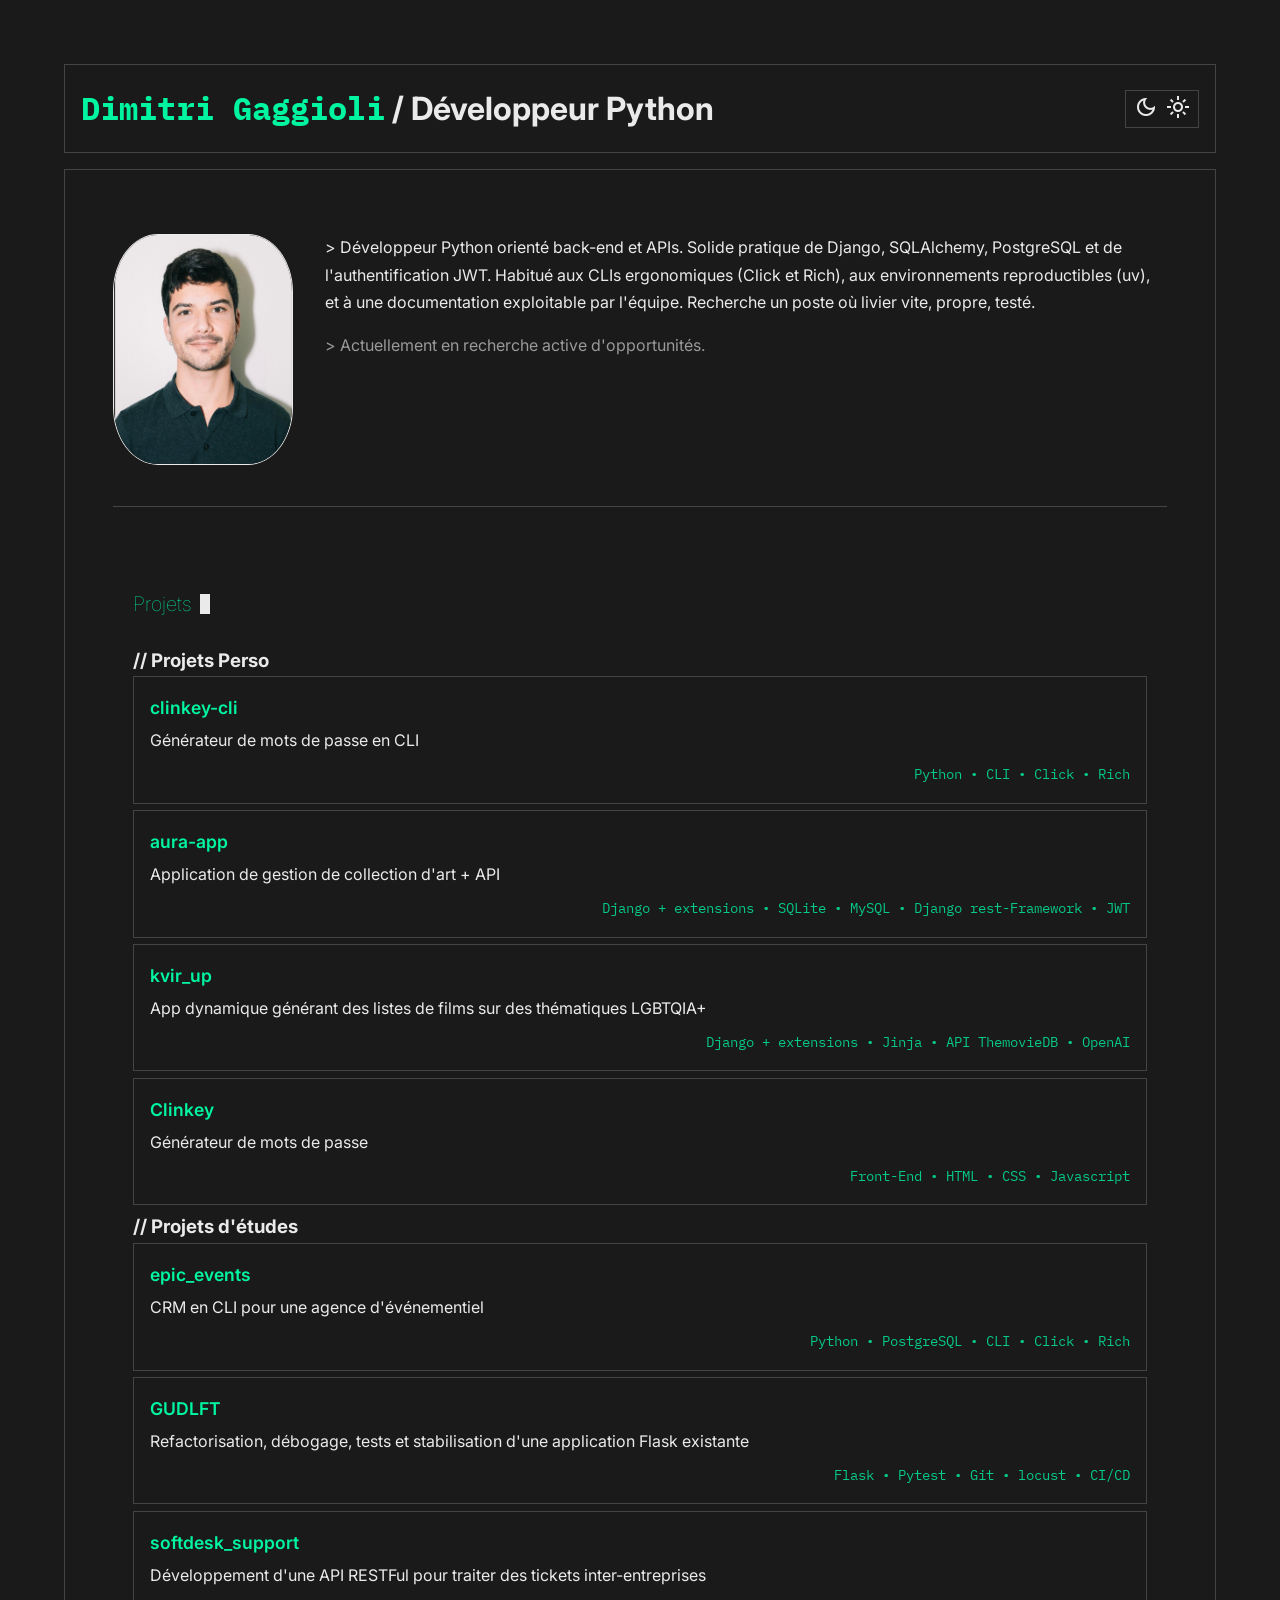
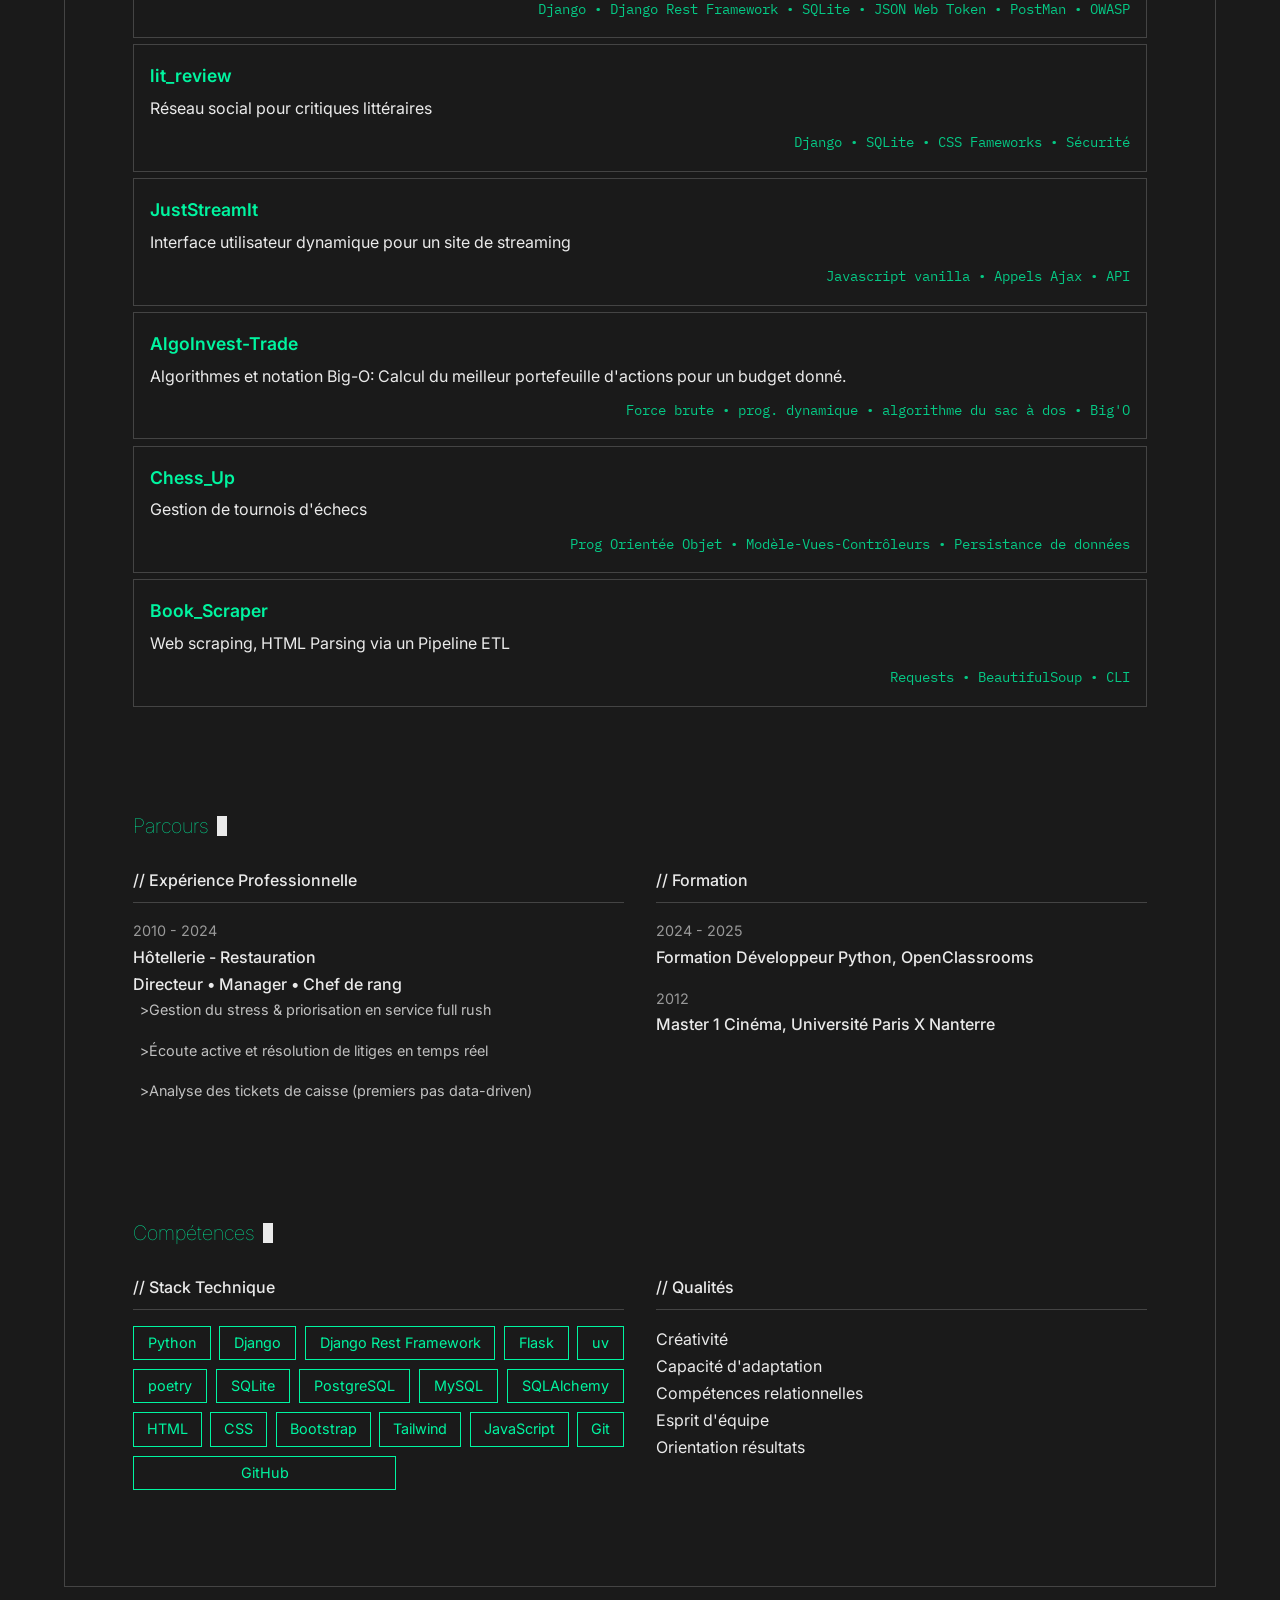
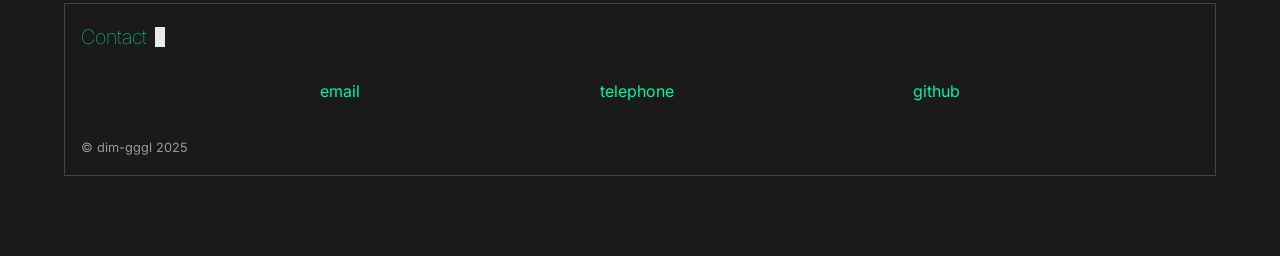
<file: index.html>
<!DOCTYPE html>
<html lang="fr">
<head>
    <meta charset="UTF-8">
    <meta name="viewport" content="width=device-width, initial-scale=1.0">
    <title>Portfolio // Dimitri Gaggioli</title>

    <!-- Police Monospace -->
    <link rel="preconnect" href="https://fonts.googleapis.com">
    <link rel="preconnect" href="https://fonts.gstatic.com" crossorigin>
    <link href="https://fonts.googleapis.com/css2?family=IBM+Plex+Mono:wght@400;500;600&display=swap" rel="stylesheet">
    <link rel="stylesheet" href="https://fonts.googleapis.com/css2?family=Material+Symbols+Outlined:opsz,wght,FILL,GRAD@24,400,0,0" />
    <link rel="icon" type="image/png" href="flavicon/favicon-96x96.png" sizes="96x96" />
    <link rel="icon" type="image/svg+xml" href="flavicon/favicon.svg" />
    <link rel="shortcut icon" href="flavicon/favicon.ico" />
    <link rel="apple-touch-icon" sizes="180x180" href="flavicon/apple-touch-icon.png" />
    <meta name="apple-mobile-web-app-title" content="dim-gggl" />
    <link rel="manifest" href="flavicon/site.webmanifest" />
    <link rel="stylesheet" href="static/style.css">
</head>
<body class="dark-theme">

    <header class="site-header">
        <div class="header-content">
            <h1><span>Dimitri Gaggioli</span> / Développeur Python</h1>
            <button id="theme-toggle" class="theme-toggle" aria-label="Basculer le thème">
                <span class="material-symbols-outlined icon-dark">dark_mode</span>
                <span class="material-symbols-outlined icon-light">light_mode</span>
              </button>
        </div>
    </header>

    <main class="content-wrapper">

        <section class="intro-section">
            <div class="portrait-container">
                <img src="static/img/portrait_D_Gaggioli.jpg" alt="Portrait de Dimitri Gaggioli" class="hero-portrait">
            </div>
            <div class="intro-text">
                <p>> Développeur Python orienté back-end et APIs. Solide pratique de Django, SQLAlchemy, PostgreSQL et de l'authentification JWT.
                    Habitué aux CLIs ergonomiques (Click et Rich), aux environnements reproductibles (uv), et à une documentation exploitable par l'équipe. Recherche un poste où livier vite, propre, testé.</p>
                <p class="subline">> Actuellement en recherche active d'opportunités.</p>
            </div>
        </section>

        <section id="projets" class="data-section">
            <h2 class="section-title" data-title="Projets"></h2>
            <div id="projects-container">
                <!-- Les projets seront injectés ici -->
            </div>
        </section>

        <section id="parcours" class="data-section">
            <h2 class="section-title" data-title="Parcours"></h2>
            <div class="parcours-grid">
                <div id="experience-container">
                    <h3>// Expérience Professionnelle</h3>
                    <ul id="experience-list"></ul>
                </div>
                <div id="formation-container">
                    <h3>// Formation</h3>
                    <ul id="education-list"></ul>
                </div>
            </div>
        </section>

        <section id="competences" class="data-section">
            <h2 class="section-title" data-title="Compétences"></h2>
            <div class="competences-grid">
                <div id="skills-container">
                    <h3>// Stack Technique</h3>
                </div>
                <div id="qualities-container">
                    <h3>// Qualités</h3>
                    <ul>
                        <li>Créativité</li>
                        <li>Capacité d'adaptation</li>
                        <li>Compétences relationnelles</li>
                        <li>Esprit d'équipe</li>
                        <li>Orientation résultats</li>
                    </ul>
                </div>
            </div>
        </section>

    </main>

    <footer class="site-footer">
        <h2 class="section-title" data-title="Contact"></h2>
        <ul id="contact-list">
            <!-- Contact injecté ici -->
        </ul>
        <p class="copyright">© dim-gggl 2025</p>
    </footer>

    <script type="module" src="static/script.js"></script>
</body>
</html>
</file>
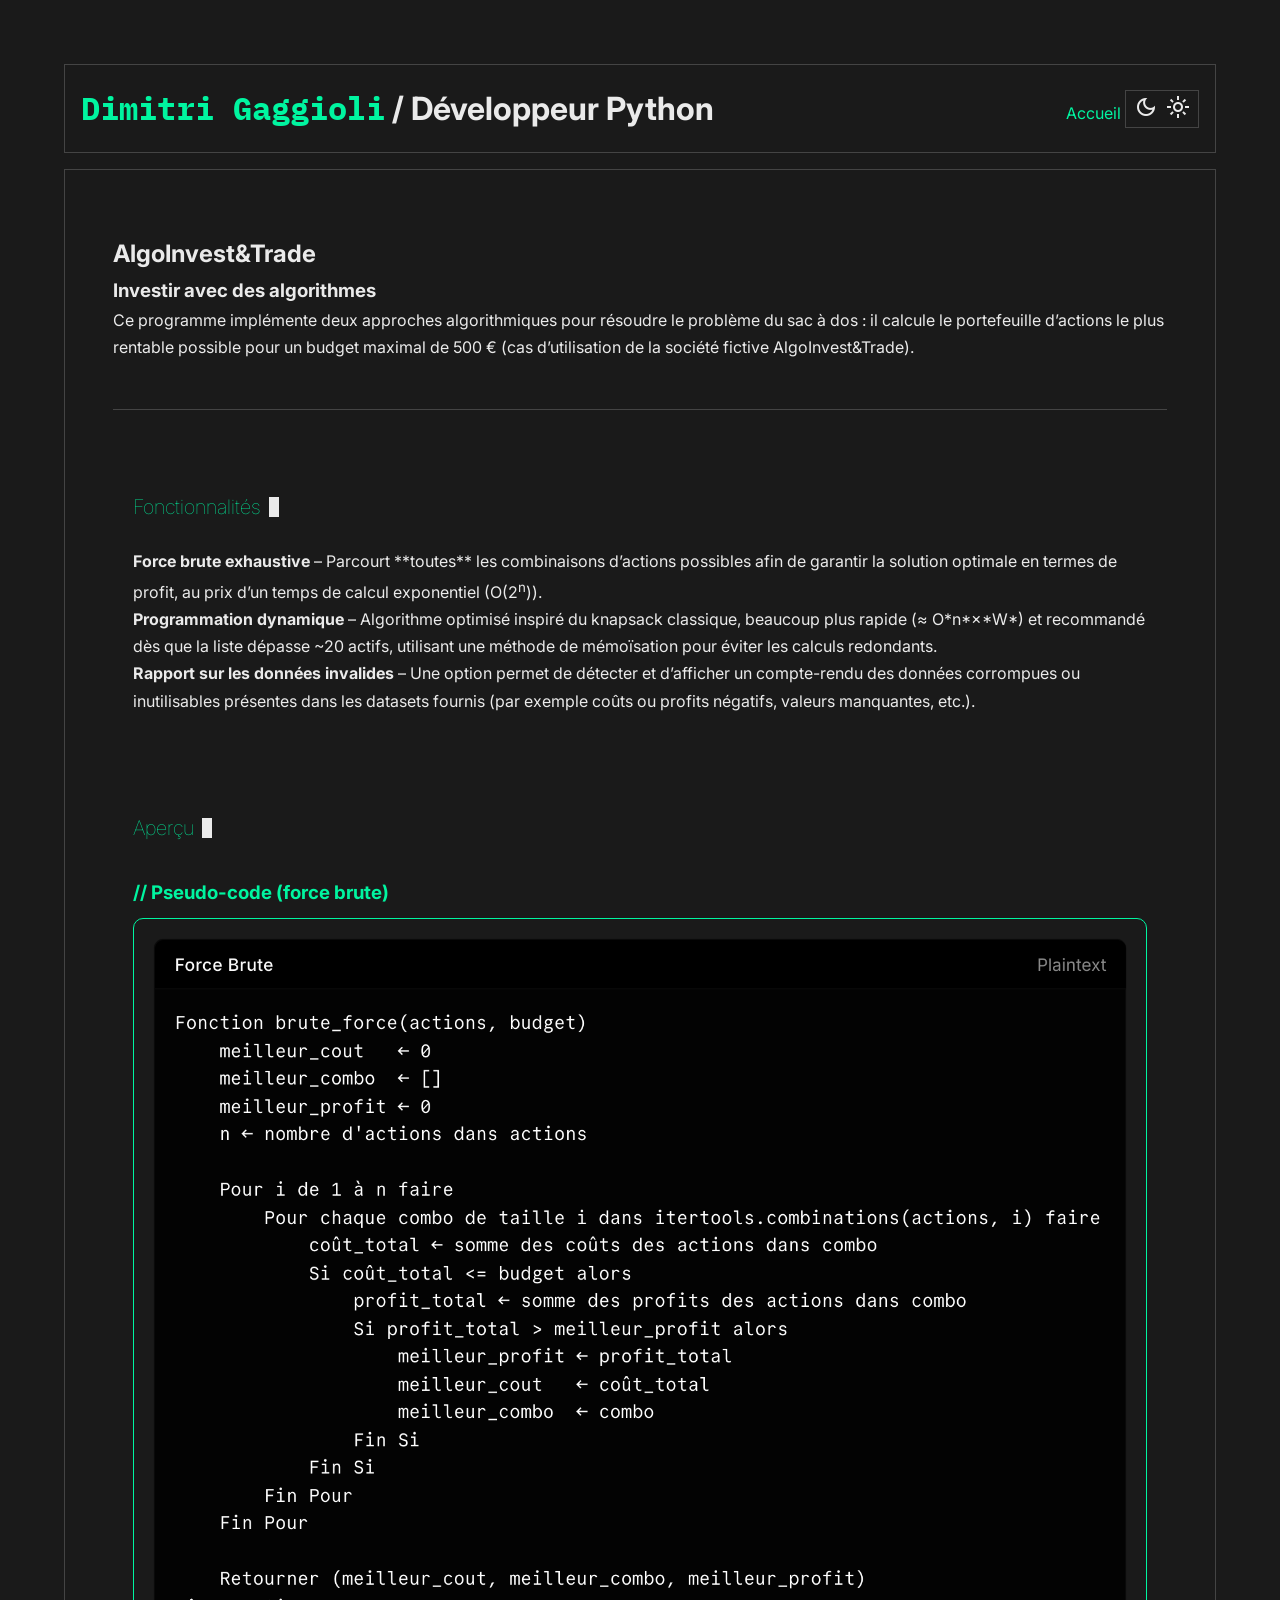
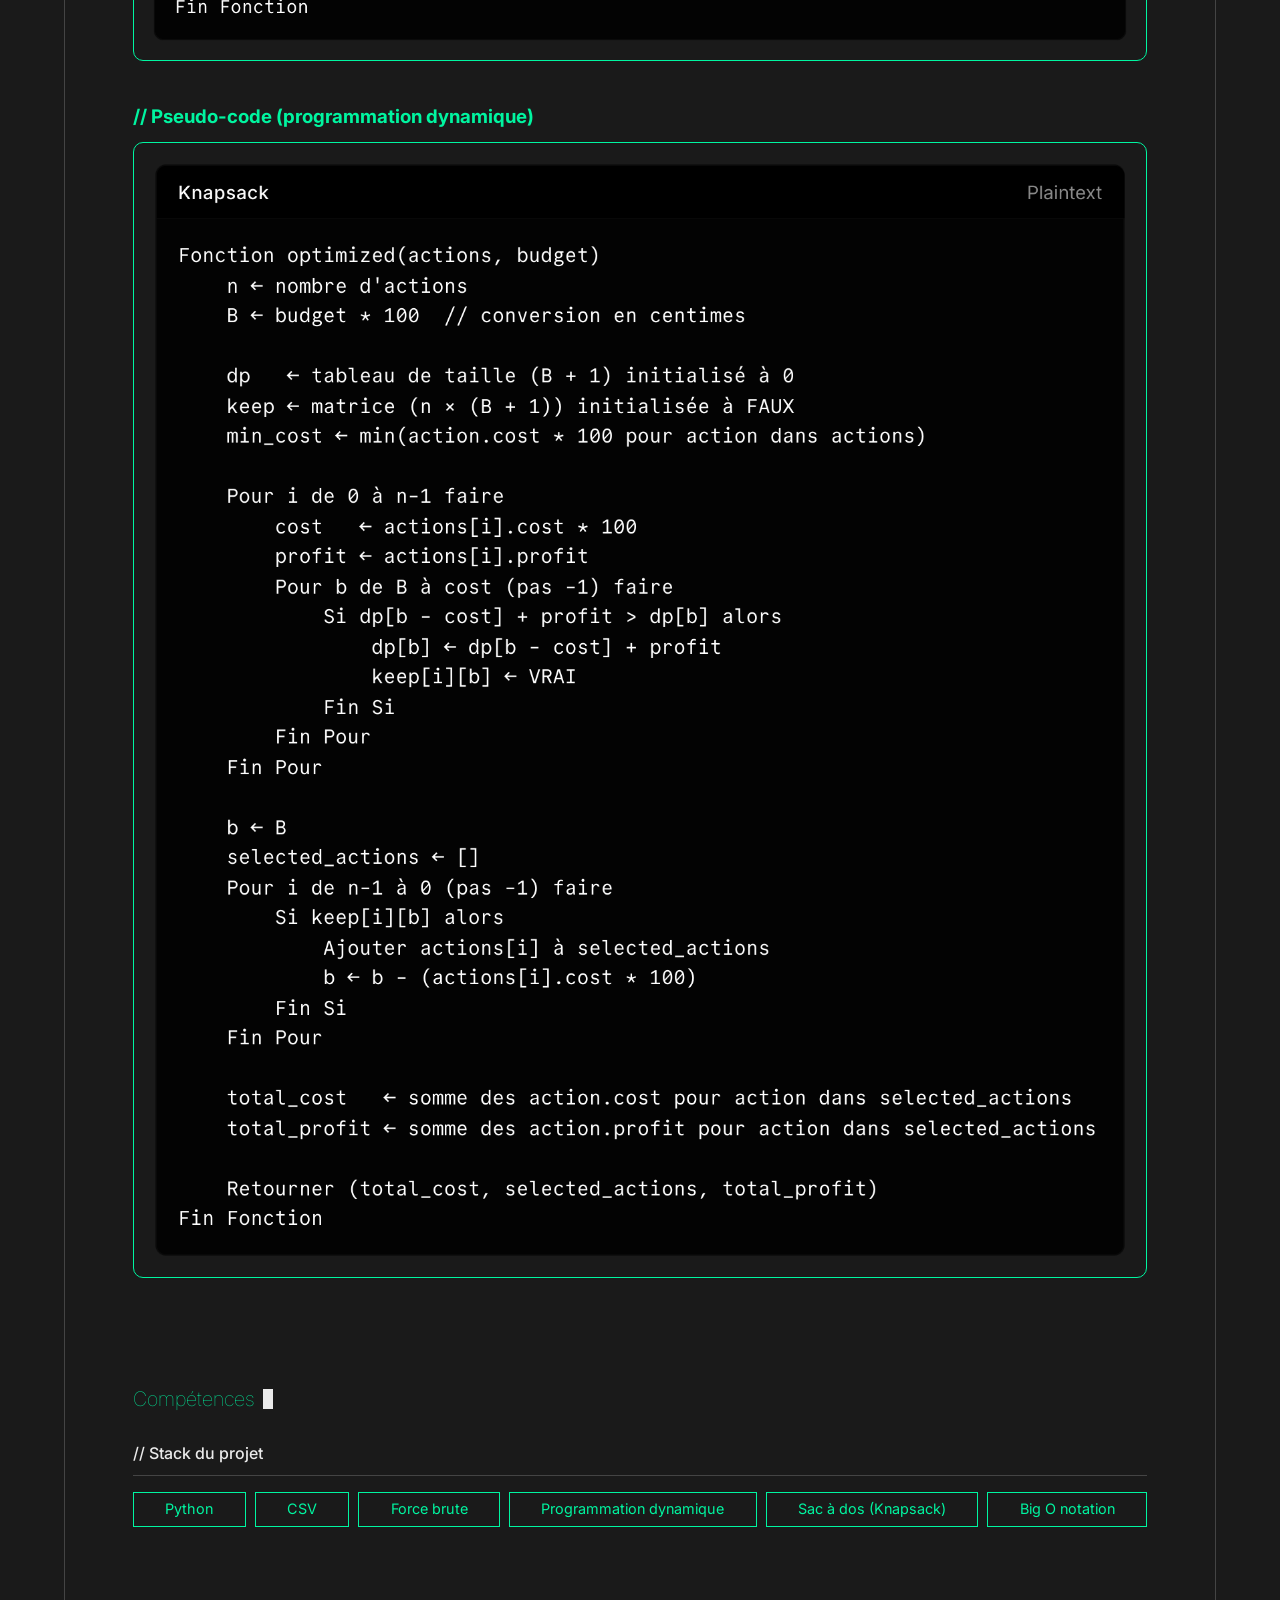
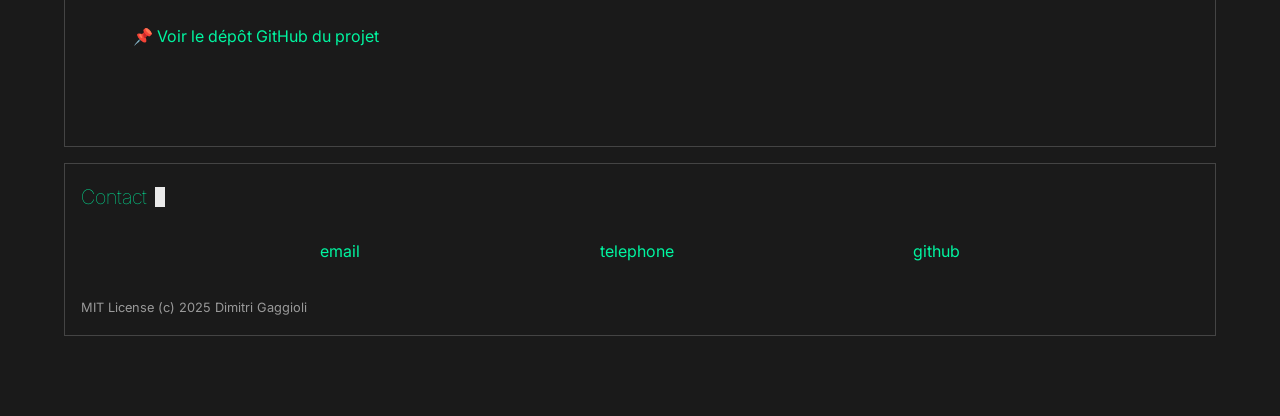
<file: AlgoInvest-Trade.html>
<!DOCTYPE html>
<html lang="fr">
<head>
  <meta charset="UTF-8">
  <meta name="viewport" content="width=device-width, initial-scale=1.0">
  <title>AlgoInvest-Trade // Dimitri Gaggioli</title>
  <!-- Google Fonts (IBM Plex Mono & Material Symbols) -->
  <link rel="preconnect" href="https://fonts.googleapis.com">
  <link rel="preconnect" href="https://fonts.gstatic.com" crossorigin>
  <link href="https://fonts.googleapis.com/css2?family=IBM+Plex+Mono:wght@400;500;600&display=swap" rel="stylesheet">
  <link href="https://fonts.googleapis.com/css2?family=Material+Symbols+Outlined:opsz,wght,FILL,GRAD@24,400,0,0" rel="stylesheet">
  <link rel="icon" type="image/png" href="flavicon/favicon-96x96.png" sizes="96x96" />
  <link rel="icon" type="image/svg+xml" href="flavicon/favicon.svg" />
  <link rel="shortcut icon" href="flavicon/favicon.ico" />
  <link rel="apple-touch-icon" sizes="180x180" href="flavicon/apple-touch-icon.png" />
  <meta name="apple-mobile-web-app-title" content="dim-gggl" />
  <link rel="manifest" href="flavicon/site.webmanifest" />
  <!-- CSS principal -->
  <link rel="stylesheet" href="static/style.css">
</head>
<body class="dark-theme">
  <header class="site-header">
    <div class="header-content">
      <h1><span>Dimitri Gaggioli</span> / Développeur Python</h1>
      <div class="header-links">
        <a href="index.html" aria-label="Retour à l'accueil">Accueil</a>
        <button id="theme-toggle" class="theme-toggle" aria-label="Basculer le thème">
          <span class="material-symbols-outlined icon-dark">dark_mode</span>
          <span class="material-symbols-outlined icon-light">light_mode</span>
        </button>
      </div>
    </div>
  </header>

  <main class="content-wrapper">
    <!-- Section de présentation -->
    <section class="intro-section">
      <div class="intro-text">
        <h2>AlgoInvest&Trade</h2>
        <h3 class="subtitle">Investir avec des algorithmes</h3>
        <p>Ce programme implémente deux approches algorithmiques pour résoudre le problème du sac à dos : il calcule le portefeuille d’actions le plus rentable possible pour un budget maximal de 500 € (cas d’utilisation de la société fictive AlgoInvest&Trade).</p>
      </div>
    </section>

    <!-- Section Fonctionnalités -->
    <section class="data-section">
      <h2 class="section-title" data-title="Fonctionnalités"></h2>
      <ul>
        <li><strong>Force brute exhaustive</strong> – Parcourt **toutes** les combinaisons d’actions possibles afin de garantir la solution optimale en termes de profit, au prix d’un temps de calcul exponentiel (O(2<sup>n</sup>)).</li>
        <li><strong>Programmation dynamique</strong> – Algorithme optimisé inspiré du knapsack classique, beaucoup plus rapide (≈ O*n*×*W*) et recommandé dès que la liste dépasse ~20 actifs, utilisant une méthode de mémoïsation pour éviter les calculs redondants.</li>
        <li><strong>Rapport sur les données invalides</strong> – Une option permet de détecter et d’afficher un compte-rendu des données corrompues ou inutilisables présentes dans les datasets fournis (par exemple coûts ou profits négatifs, valeurs manquantes, etc.).</li>
      </ul>
    </section>

    <!-- Section Aperçu (structure du projet) -->
    <section class="data-section">
      <h2 class="section-title" data-title="Aperçu"></h2>
      <div class="preview-container">
        <h3 class="preview-title">// Pseudo-code (force brute)</h3>
        <div class="preview-content">
            <img class="preview-image" src="static/img/Force-Brute.png" alt="Aperçu du pseudo-code (force brute) de AlgoInvest-Trade">
        </div>
      </div>
      <div class="preview-container">
        <h3 class="preview-title">// Pseudo-code (programmation dynamique)</h3>
        <div class="preview-content">
            <img class="preview-image" src="static/img/Knapsack.png" alt="Aperçu du pseudo-code (programmation dynamique) de AlgoInvest-Trade">
        </div>
      </div>
    </section>

    <!-- Section Stack du projet -->
    <section id="competences" class="data-section">
        <h2 class="section-title" data-title="Compétences"></h2>
        <div class="competences-grid">
            <div id="skills-container">
                <h3>// Stack du projet</h3>
            </div>
        </div>
    </section>

    <!-- Lien vers le dépôt GitHub -->
    <section class="data-section">
      <p>📌 <a href="https://github.com/dim-gggl/AlgoInvest-Trade" target="_blank" rel="noopener noreferrer">Voir le dépôt GitHub du projet</a></p>
    </section>
  </main>

  <footer class="site-footer">
    <h2 class="section-title" data-title="Contact"></h2>
    <ul id="contact-list"><!-- Contact injecté par script.js --></ul>
    <p class="copyright">MIT License (c) 2025 Dimitri Gaggioli</p>
  </footer>

  <script type="module" src="static/algo-invest.js"></script>
</body>
</html>
</file>
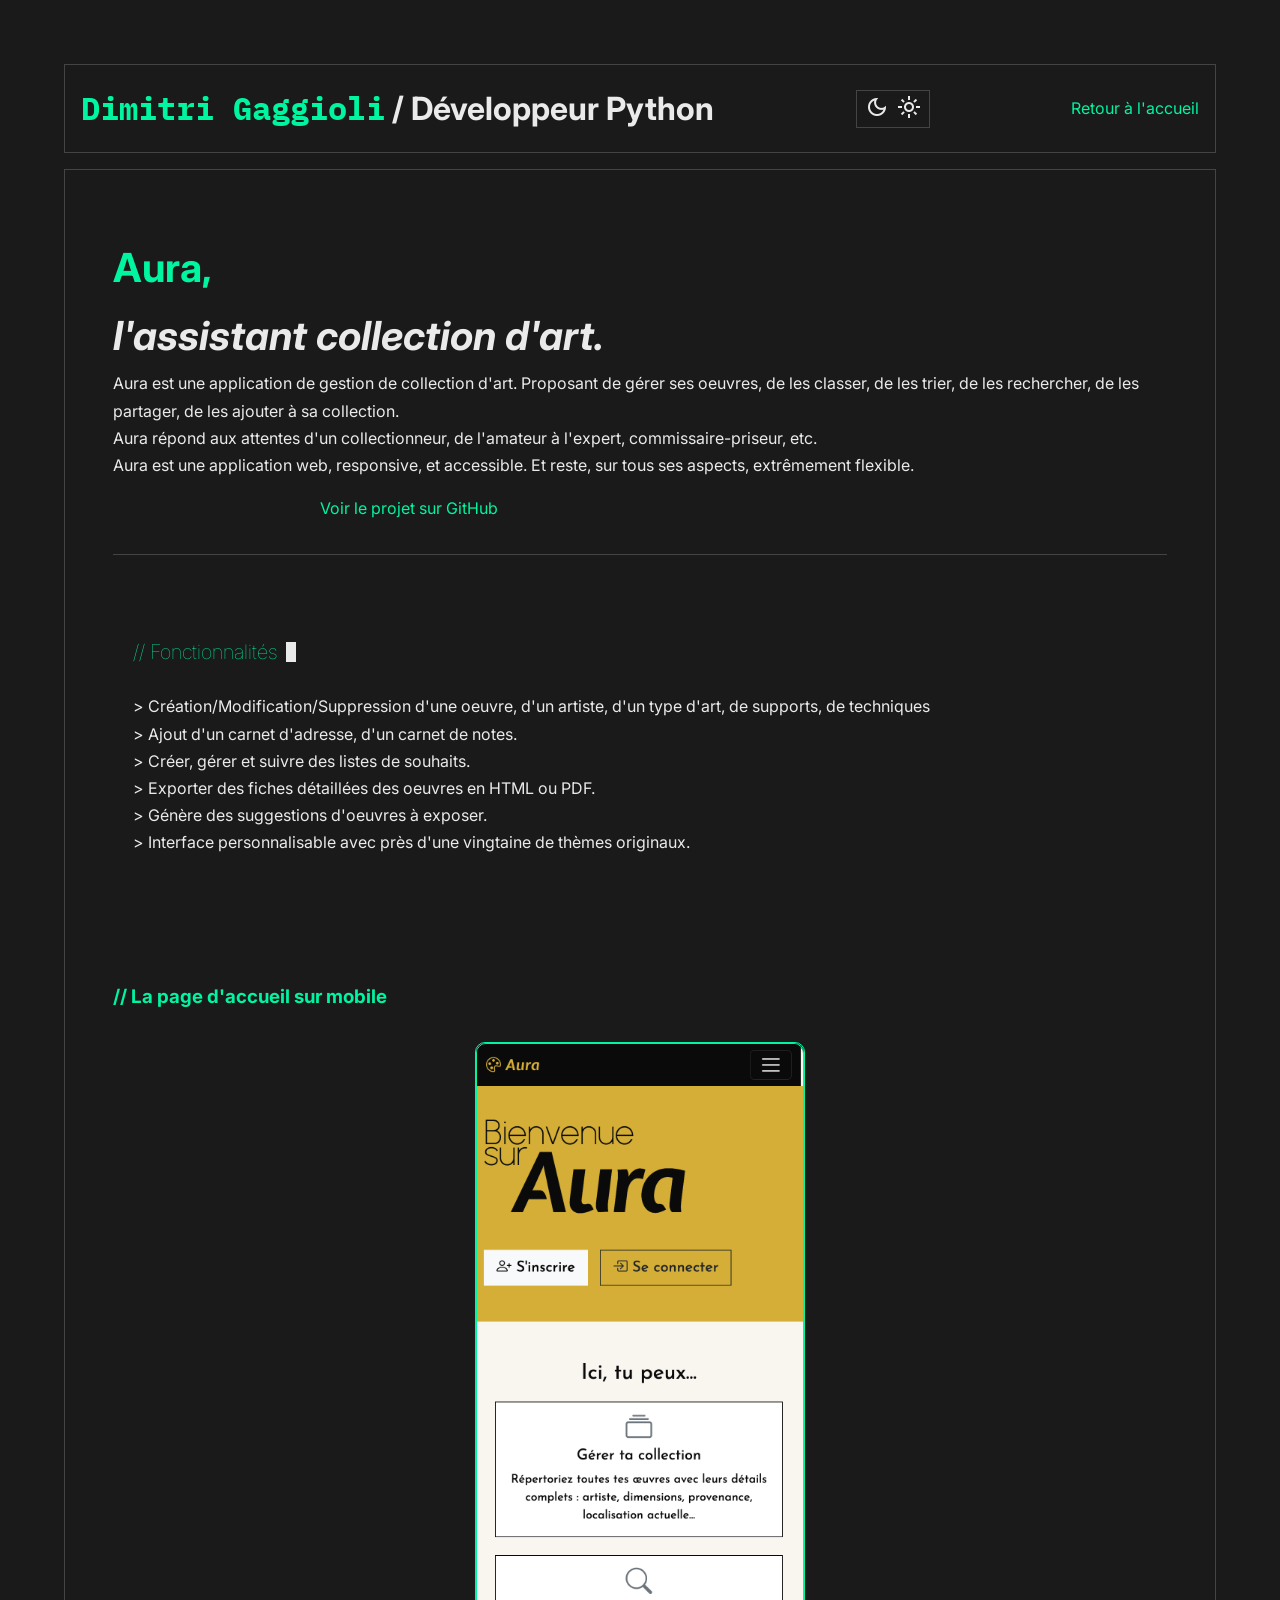
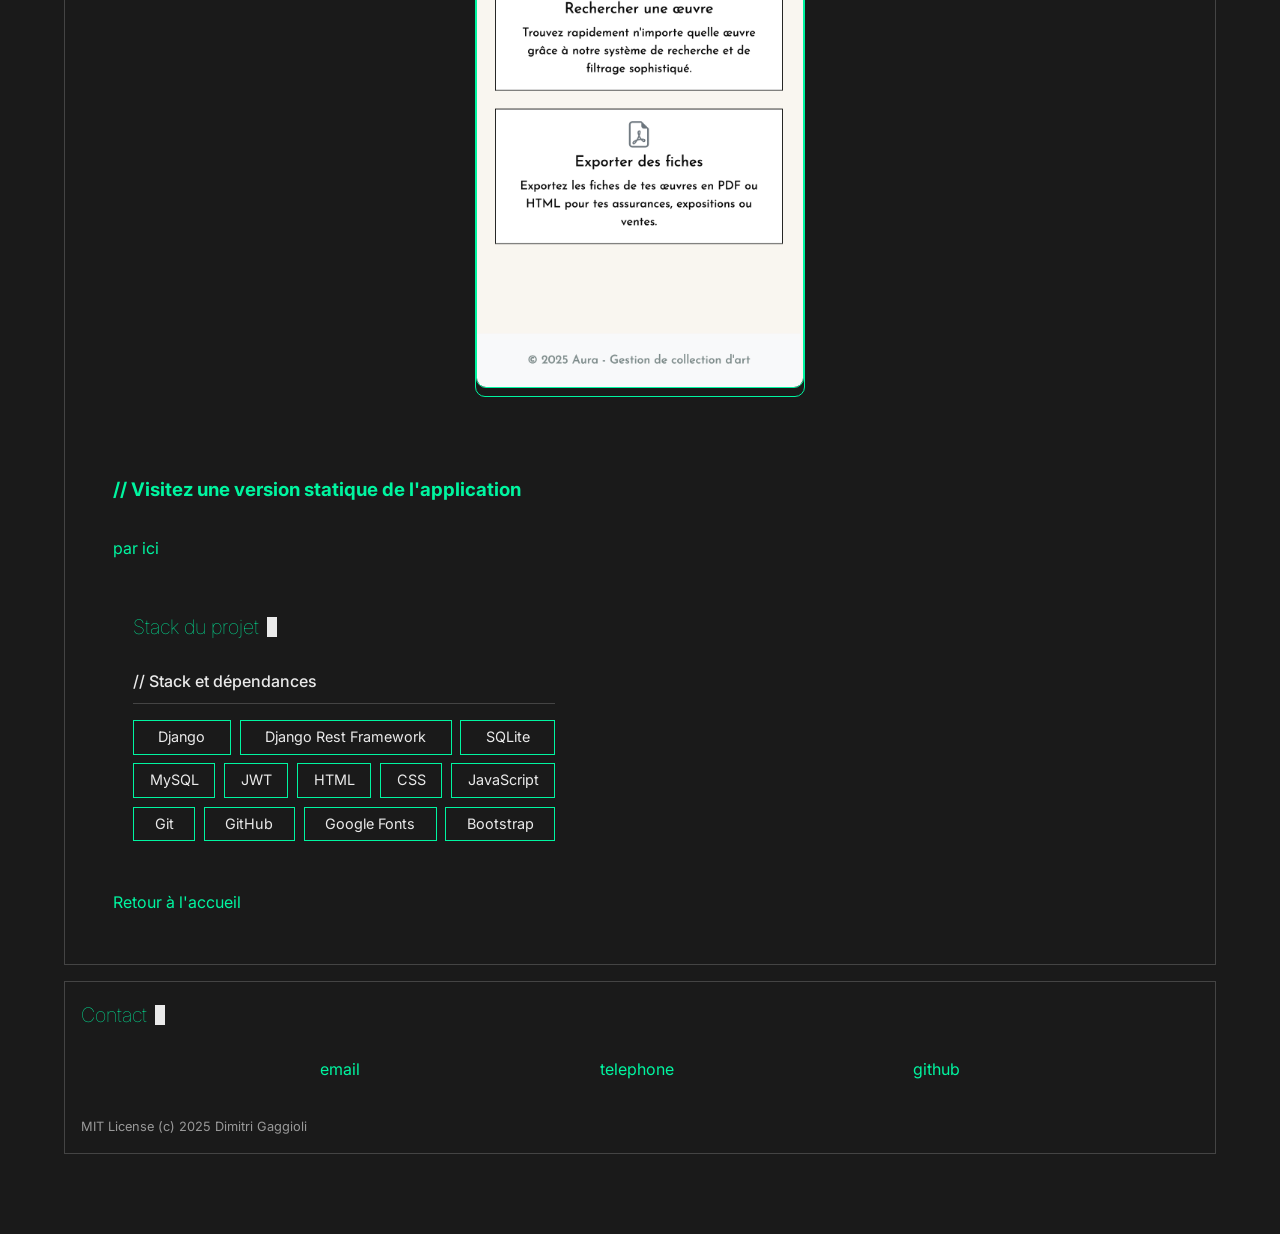
<file: aura-app.html>
<!DOCTYPE html>
<html lang="fr">
<head>
    <meta charset="UTF-8">
    <meta name="viewport" content="width=device-width, initial-scale=1.0">
    <title>Aura // Dimitri Gaggioli</title>

    <!-- Police Monospace -->
    <link rel="preconnect" href="https://fonts.googleapis.com">
    <link rel="preconnect" href="https://fonts.gstatic.com" crossorigin>
    <link href="https://fonts.googleapis.com/css2?family=IBM+Plex+Mono:wght@400;500;600&display=swap" rel="stylesheet">
    <link rel="stylesheet" href="https://fonts.googleapis.com/css2?family=Material+Symbols+Outlined:opsz,wght,FILL,GRAD@24,400,0,0" />
    <link rel="icon" type="image/png" href="flavicon/favicon-96x96.png" sizes="96x96" />
    <link rel="icon" type="image/svg+xml" href="flavicon/favicon.svg" />
    <link rel="shortcut icon" href="flavicon/favicon.ico" />
    <link rel="apple-touch-icon" sizes="180x180" href="flavicon/apple-touch-icon.png" />
    <meta name="apple-mobile-web-app-title" content="dim-gggl" />
    <link rel="manifest" href="flavicon/site.webmanifest" />    
    <link rel="stylesheet" href="static/style.css">
</head>
<body class="dark-theme">

    <header class="site-header">
        <div class="header-content">
            <h1><span>Dimitri Gaggioli</span> / Développeur Python</h1>
            <button id="theme-toggle" class="theme-toggle" aria-label="Basculer le thème">
                <span class="material-symbols-outlined icon-dark">dark_mode</span>
                <span class="material-symbols-outlined icon-light">light_mode</span>
              </button>
            <a href="./index.html" class="home-link">Retour à l'accueil</a>
        </div>
    </header>

    <main class="content-wrapper">

        <section class="intro-section">
            <div class="intro-text">
                <h2 class="project-title">Aura, <br><em class="project-subtitle">l'assistant collection d'art.</em></h2>
                <p>Aura est une application de gestion de collection d'art.
                    Proposant de gérer ses oeuvres, de les classer, de les trier, de les rechercher, de les partager, de les ajouter à sa collection.
                    <br>Aura répond aux attentes d'un collectionneur, de l'amateur à l'expert, commissaire-priseur, etc.
                    <br>Aura est une application web, responsive, et accessible. Et reste, sur tous ses aspects, extrêmement flexible.
                    
                </p>
                <div class="links-container">
                    <a href="https://github.com/dim-gggl/aura-app" target="_blank">Voir le projet sur GitHub</a>
                </div>
            </div>
        </section>

        <section id="functionnalities" class="data-section">
            <h2 class="section-title" data-title="// Fonctionnalités"></h2>
            <div id="functionnalities-container">
                <ul>
                    <li>> Création/Modification/Suppression d'une oeuvre, d'un artiste, d'un type d'art, de supports, de techniques</li>
                    <li>> Ajout d'un carnet d'adresse, d'un carnet de notes.</li>
                    <li>> Créer, gérer et suivre des listes de souhaits.</li>
                    <li>> Exporter des fiches détaillées des oeuvres en HTML ou PDF.</li>
                    <li>> Génère des suggestions d'oeuvres à exposer.</li>
                    <li>> Interface personnalisable avec près d'une vingtaine de thèmes originaux.</li>
                </ul>
            </div>
        </section>

        <section id="preview-section" class="preview-section">
            <h2 class="preview-title" data-title="Aperçu"></h2>
            <div class="preview-grid">
                <div id="preview-container">
                    <h3 class="preview-title">// La page d'accueil sur mobile</h3>
                    <a href="./aura/Aura_home.html" class="preview-image-link" target="_blank" alt="Lien vers la version statique de Aura">
                        <img src="static/img/Aura_home.png" class="preview-image" alt="Aperçu de la page d'accueil de Aura">
                    </a>
                </div>
                <div id="preview-container">
                    <h3 class="preview-title">// Visitez une version statique de l'application</h3>
                    <a href="./aura/Aura_home.html" class="preview-site-link" target="_blank" alt="Lien vers la version statique de Aura">par ici</a>
                </div>
            </div>
        </section>

        <section id="competences" class="data-section">
            <h2 class="section-title" data-title="Stack du projet"></h2>
            <div class="competences-grid">
                <div id="stack-container">
                    <h3>// Stack et dépendances</h3>
                    <ul class="stack-list">
                    </ul>
                </div>
            </div>
        </section>

        <a href="./index.html" class="home-link">Retour à l'accueil</a>
    </main>

    <footer class="site-footer">
        <h2 class="section-title" data-title="Contact"></h2>
        <ul id="contact-list">
            <!-- Contact injecté ici -->
        </ul>
        <p class="copyright">MIT License (c) 2025 Dimitri Gaggioli</p>
    </footer>

    <script type="module" src="static/aura.js"></script>
</body>
</html>
</file>
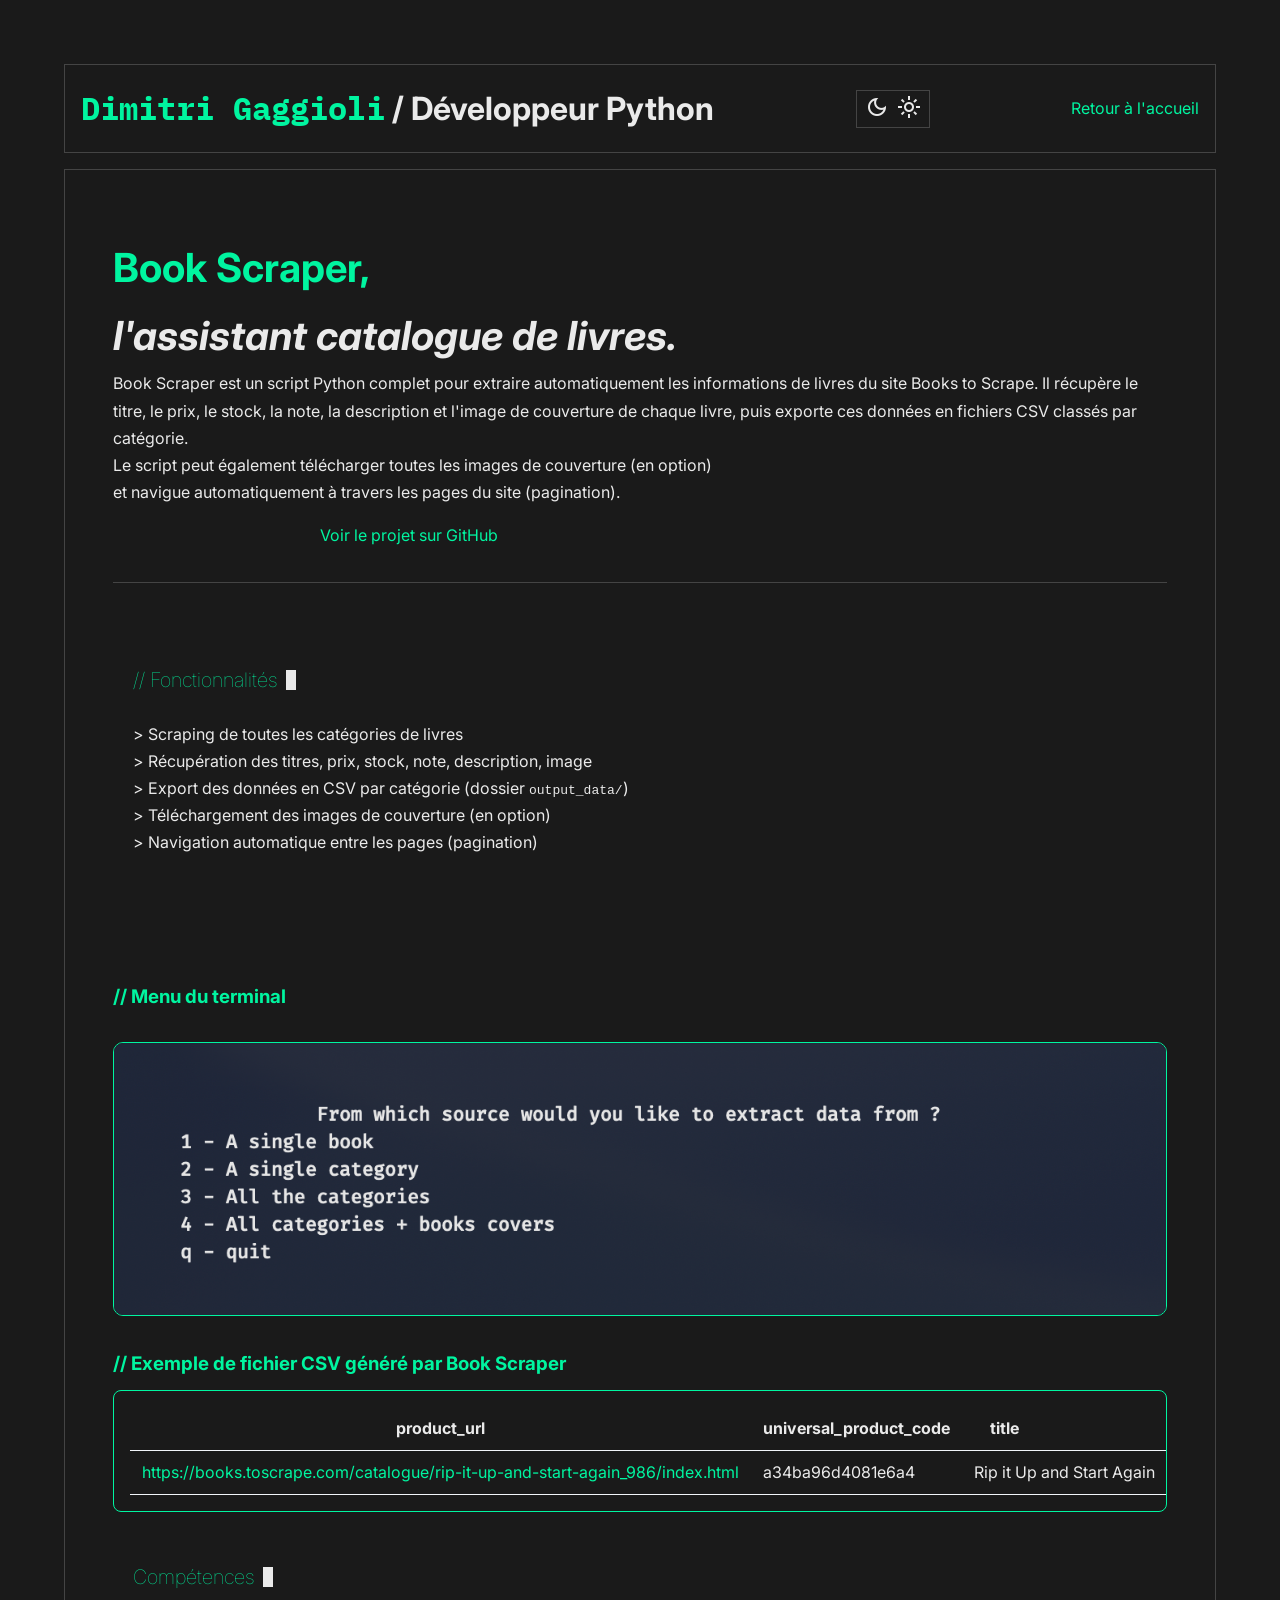
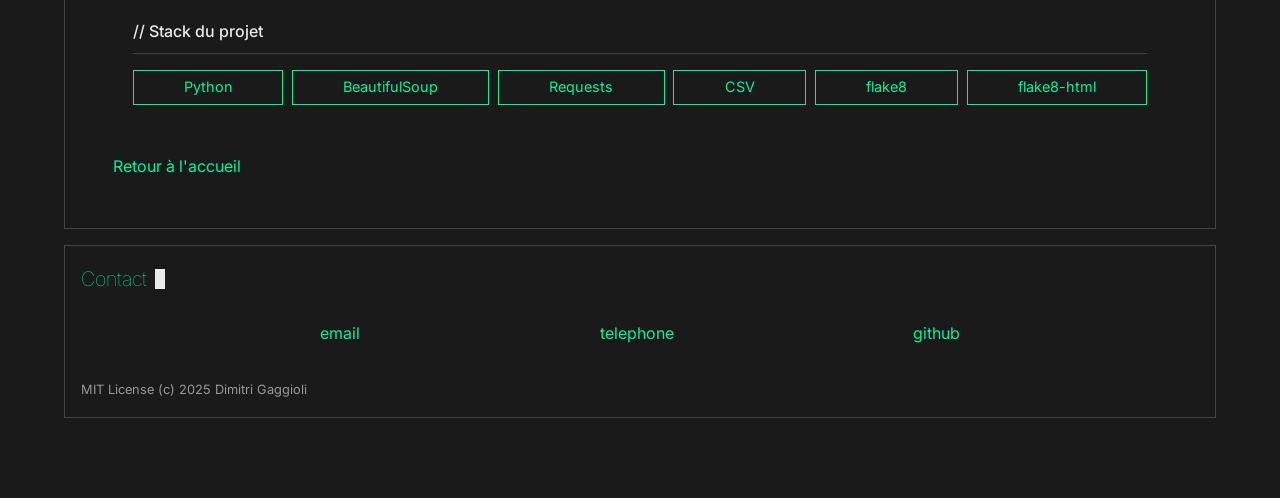
<file: Book_Scraper.html>
<!DOCTYPE html>
<html lang="fr">
<head>
    <meta charset="UTF-8">
    <meta name="viewport" content="width=device-width, initial-scale=1.0">
    <title>Book Scraper // Dimitri Gaggioli</title>

    <!-- Police Monospace -->
    <link rel="preconnect" href="https://fonts.googleapis.com">
    <link rel="preconnect" href="https://fonts.gstatic.com" crossorigin>
    <link href="https://fonts.googleapis.com/css2?family=IBM+Plex+Mono:wght@400;500;600&display=swap" rel="stylesheet">
    <link rel="stylesheet" href="https://fonts.googleapis.com/css2?family=Material+Symbols+Outlined:opsz,wght,FILL,GRAD@24,400,0,0" />
    <link rel="icon" type="image/png" href="flavicon/favicon-96x96.png" sizes="96x96" />
    <link rel="icon" type="image/svg+xml" href="flavicon/favicon.svg" />
    <link rel="shortcut icon" href="flavicon/favicon.ico" />
    <link rel="apple-touch-icon" sizes="180x180" href="flavicon/apple-touch-icon.png" />
    <meta name="apple-mobile-web-app-title" content="dim-gggl" />
    <link rel="manifest" href="flavicon/site.webmanifest" />    
    <link rel="stylesheet" href="static/style.css">
</head>
<body class="dark-theme">

    <header class="site-header">
        <div class="header-content">
            <h1><span>Dimitri Gaggioli</span> / Développeur Python</h1>
            <button id="theme-toggle" class="theme-toggle" aria-label="Basculer le thème">
                <span class="material-symbols-outlined icon-dark">dark_mode</span>
                <span class="material-symbols-outlined icon-light">light_mode</span>
            </button>
            <a href="./index.html" class="home-link">Retour à l'accueil</a>
        </div>
    </header>

    <main class="content-wrapper">

        <section class="intro-section">
            <div class="intro-text">
                <h2 class="project-title">Book Scraper, <br><em class="project-subtitle">l'assistant catalogue de livres.</em></h2>
                <p>Book Scraper est un script Python complet pour extraire automatiquement les informations de livres du site Books to Scrape. Il récupère le titre, le prix, le stock, la note, la description et l'image de couverture de chaque livre, puis exporte ces données en fichiers CSV classés par catégorie.<br>Le script peut également télécharger toutes les images de couverture (en option)<br>et navigue automatiquement à travers les pages du site (pagination).</p>
                <div class="links-container">
                    <a href="https://github.com/dim-gggl/Book_Scraper" target="_blank">Voir le projet sur GitHub</a>
                </div>
            </div>
        </section>

        <section id="functionnalities" class="data-section">
            <h2 class="section-title" data-title="// Fonctionnalités"></h2>
            <div id="functionnalities-container">
                <ul>
                    <li>> Scraping de toutes les catégories de livres</li>
                    <li>> Récupération des titres, prix, stock, note, description, image</li>
                    <li>> Export des données en CSV par catégorie (dossier <code>output_data/</code>)</li>
                    <li>> Téléchargement des images de couverture (en option)</li>
                    <li>> Navigation automatique entre les pages (pagination)</li>
                </ul>
            </div>
        </section>

        <section id="preview-section" class="preview-section">
            <h2 class="preview-title" data-title="Aperçu"></h2>
            <div class="preview-grid">
                <div id="preview-container">
                    <h3 class="preview-title">// Menu du terminal</h3>
                    <img src="static/img/Book_Scraper_menu.png" class="preview-image" alt="Aperçu du menu du terminal de Book Scraper">
                </div>
                <div class="preview-container">
                    <h3 class="preview-title">// Exemple de fichier CSV généré par Book Scraper</h3>
                    <div class="table-scroll">
                    <table>
                      <thead>
                        <tr>
                          <th>product_url</th>
                          <th>universal_product_code</th>
                          <th>&nbsp;&nbsp;&nbsp;title&nbsp;&nbsp;&nbsp;&nbsp;&nbsp;&nbsp;&nbsp;&nbsp;&nbsp;&nbsp;&nbsp;&nbsp;&nbsp;&nbsp;&nbsp;&nbsp;&nbsp;&nbsp;&nbsp;&nbsp;&nbsp;&nbsp;&nbsp;&nbsp;&nbsp;&nbsp;&nbsp;&nbsp;&nbsp;&nbsp;&nbsp;&nbsp;&nbsp;</th>
                          <th>price_including_tax</th>
                          <th>price_excluding_tax</th>
                          <th>number_available</th>
                          <th>product_description&nbsp;&nbsp;&nbsp;&nbsp;&nbsp;&nbsp;&nbsp;&nbsp;&nbsp;&nbsp;&nbsp;&nbsp;&nbsp;&nbsp;&nbsp;&nbsp;&nbsp;&nbsp;&nbsp;&nbsp;&nbsp;&nbsp;&nbsp;&nbsp;&nbsp;&nbsp;&nbsp;&nbsp;&nbsp;&nbsp;&nbsp;&nbsp;&nbsp;&nbsp;&nbsp;&nbsp;&nbsp;&nbsp;&nbsp;&nbsp;&nbsp;&nbsp;&nbsp;&nbsp;&nbsp;&nbsp;&nbsp;&nbsp;&nbsp;&nbsp;&nbsp;&nbsp;&nbsp;&nbsp;&nbsp;&nbsp;&nbsp;&nbsp;&nbsp;&nbsp;&nbsp;&nbsp;&nbsp;&nbsp;&nbsp;&nbsp;&nbsp;&nbsp;&nbsp;&nbsp;&nbsp;&nbsp;&nbsp;&nbsp;</th>
                          <th>category</th>
                          <th>review_rating</th>
                          <th>image_url</th>
                        </tr>
                      </thead>
                      <tbody>
                        <tr>
                          <td><a href="https://books.toscrape.com/catalogue/rip-it-up-and-start-again_986/index.html">https://books.toscrape.com/catalogue/rip-it-up-and-start-again_986/index.html</a></td>
                          <td>a34ba96d4081e6a4</td>
                          <td>Rip it Up and Start Again</td>
                          <td>£ 35.02</td>
                          <td>£ 35.02</td>
                          <td>In stock (19 available)</td>
                          <td>Punk’s raw power rejuvenated rock, but by the summer of 1977 the movement had become a parody of itself. RIP IT UP AND START AGAIN is a celebration of what happened next.Post-punk bands like PiL, Joy Division, Talking Heads, The Fall and The Human League dedicated …more</td>
                          <td>Music</td>
                          <td>5/5</td>
                          <td><a href="https://books.toscrape.com/media/cache/81/7f/817f5089c0e6e62738dce2931e7323d3.jpg">https://books.toscrape.com/media/cache/81/7f/817f5089c0e6e62738dce2931e7323d3.jpg</a></td>
                        </tr>
                      </tbody>
                    </table>
                    </div>
                </div>
        </section>

    <!-- Section Stack du projet -->
    <section id="competences" class="data-section">
        <h2 class="section-title" data-title="Compétences"></h2>
        <div class="competences-grid">
            <div id="skills-container">
                <h3>// Stack du projet</h3>
            </div>
        </div>
    </section>

        <a href="./index.html" class="home-link">Retour à l'accueil</a>
    </main>

    <footer class="site-footer">
        <h2 class="section-title" data-title="Contact"></h2>
        <ul id="contact-list">
            <!-- Contact injecté ici -->
        </ul>
        <p class="copyright">MIT License (c) 2025 Dimitri Gaggioli</p>
    </footer>

    <script type="module" src="static/book_scraper.js"></script>
</body>
</html>
</file>
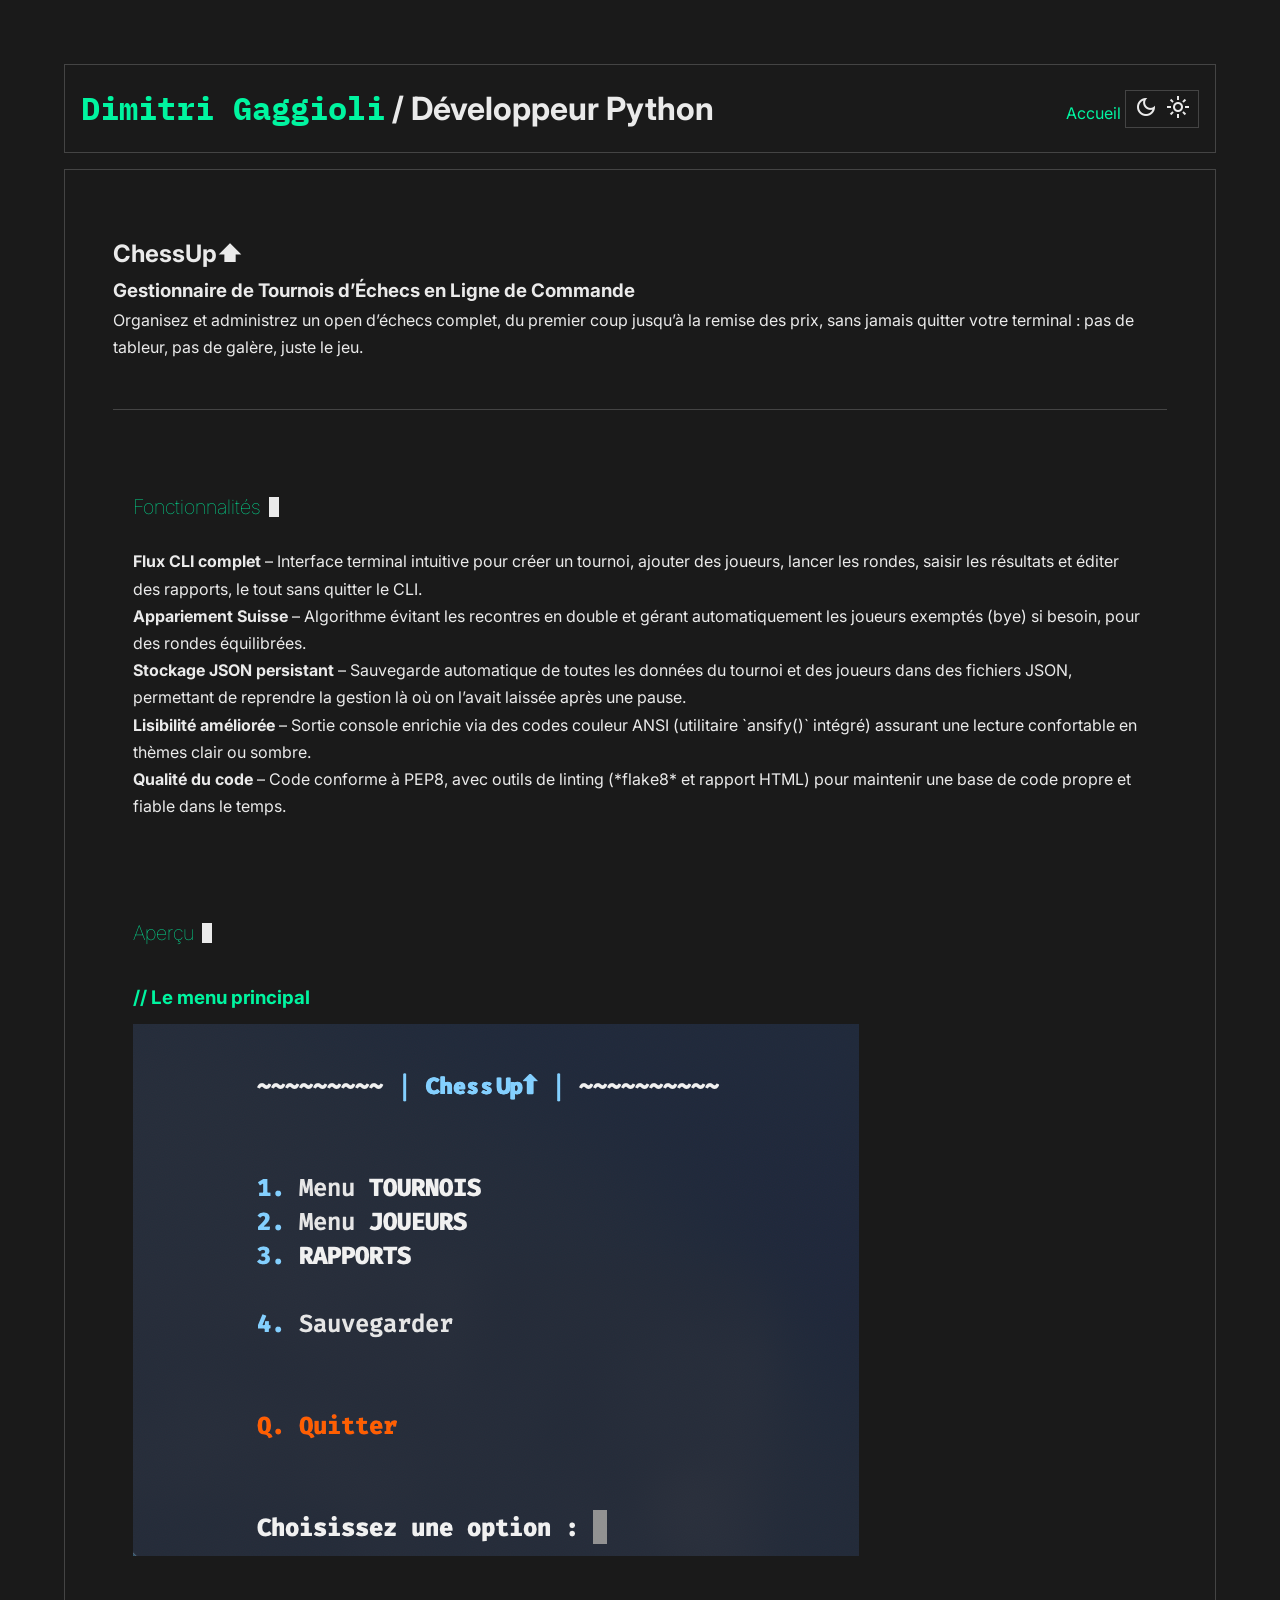
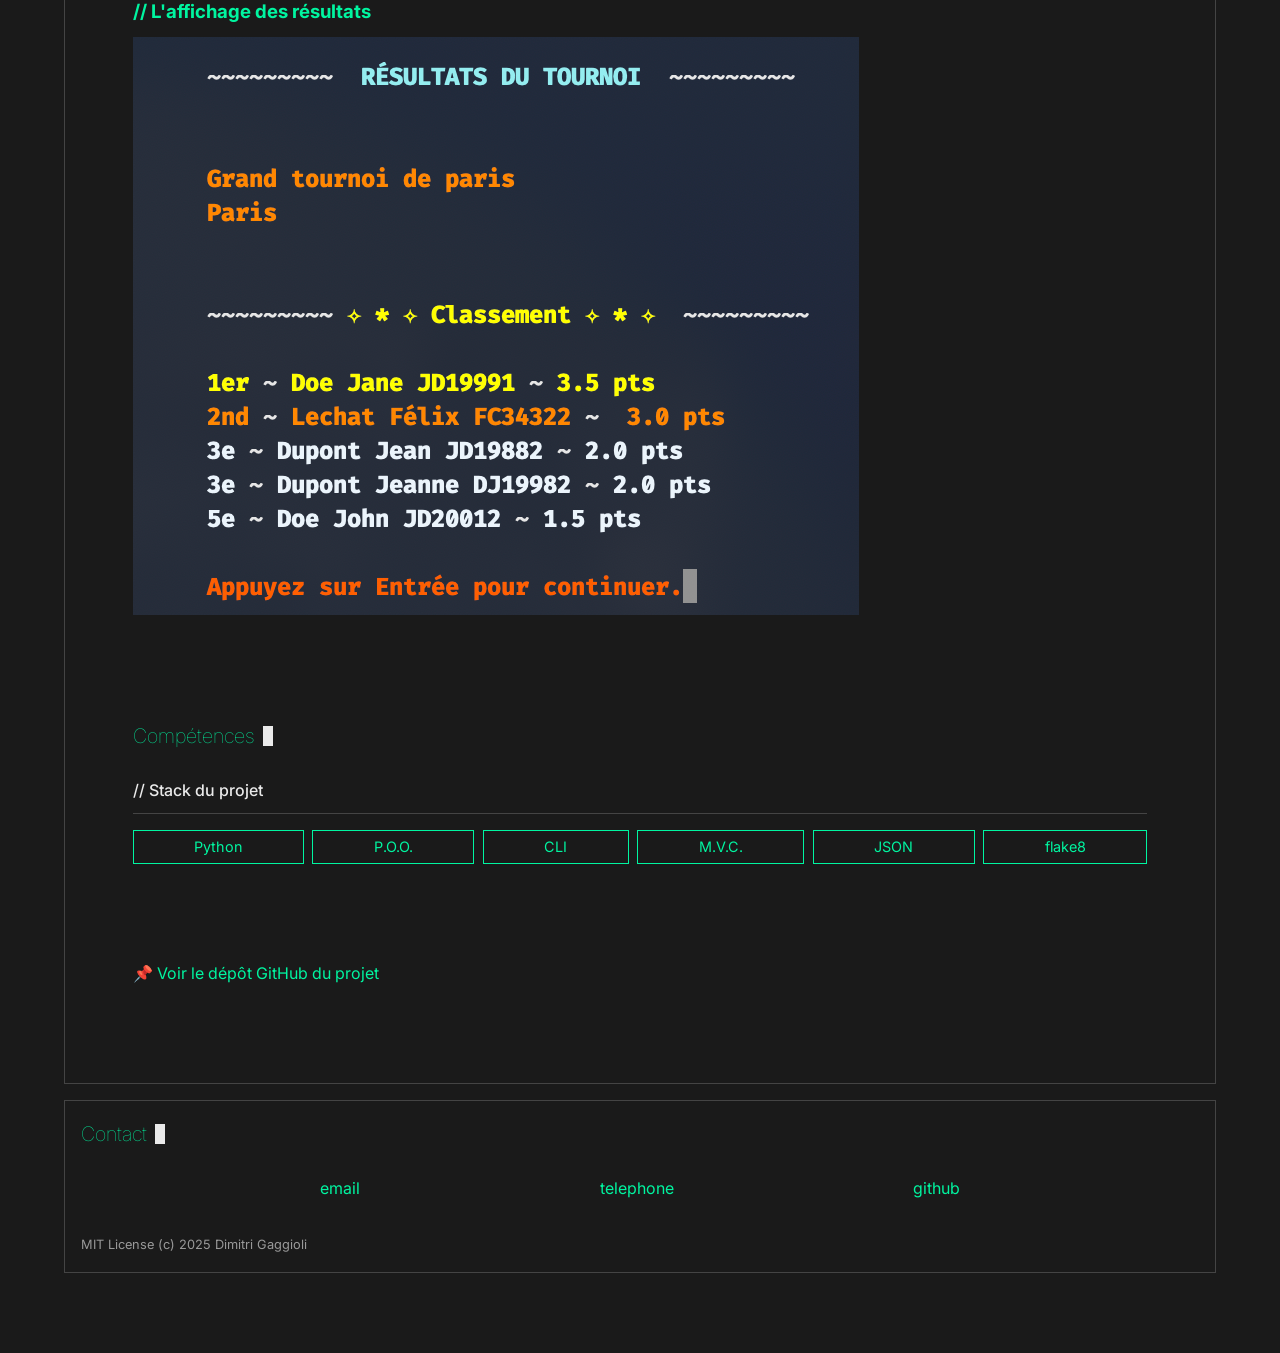
<file: Chess_Up.html>
<!DOCTYPE html>
<html lang="fr">
<head>
  <meta charset="UTF-8">
  <meta name="viewport" content="width=device-width, initial-scale=1.0">
  <title>Chess-Up // Dimitri Gaggioli</title>
  <!-- Google Fonts (IBM Plex Mono & Material Symbols) -->
  <link rel="preconnect" href="https://fonts.googleapis.com">
  <link rel="preconnect" href="https://fonts.gstatic.com" crossorigin>
  <link href="https://fonts.googleapis.com/css2?family=IBM+Plex+Mono:wght@400;500;600&display=swap" rel="stylesheet">
  <link href="https://fonts.googleapis.com/css2?family=Material+Symbols+Outlined:opsz,wght,FILL,GRAD@24,400,0,0" rel="stylesheet">
  <!-- CSS principal -->
  <link rel="icon" type="image/png" href="flavicon/favicon-96x96.png" sizes="96x96" />
  <link rel="icon" type="image/svg+xml" href="flavicon/favicon.svg" />
  <link rel="shortcut icon" href="flavicon/favicon.ico" />
  <link rel="apple-touch-icon" sizes="180x180" href="flavicon/apple-touch-icon.png" />
  <meta name="apple-mobile-web-app-title" content="dim-gggl" />
  <link rel="manifest" href="flavicon/site.webmanifest" />
  <link rel="stylesheet" href="static/style.css">
</head>
<body class="dark-theme">
  <header class="site-header">
    <div class="header-content">
      <h1><span>Dimitri Gaggioli</span> / Développeur Python</h1>
      <div class="header-links">
        <a href="index.html" aria-label="Retour à l'accueil">Accueil</a>
        <button id="theme-toggle" class="theme-toggle" aria-label="Basculer le thème">
          <span class="material-symbols-outlined icon-dark">dark_mode</span>
          <span class="material-symbols-outlined icon-light">light_mode</span>
        </button>
      </div>
    </div>
  </header>

  <main class="content-wrapper">
    <!-- Section de présentation -->
    <section class="intro-section">
      <div class="intro-text">
        <h2>ChessUp⬆︎</h2>
        <h3 class="subtitle">Gestionnaire de Tournois d’Échecs en Ligne de Commande</h3>
        <p>Organisez et administrez un open d’échecs complet, du premier coup jusqu’à la remise des prix, sans jamais quitter votre terminal : pas de tableur, pas de galère, juste le jeu.</p>
      </div>
    </section>

    <!-- Section Fonctionnalités -->
    <section class="data-section">
      <h2 class="section-title" data-title="Fonctionnalités"></h2>
      <ul>
        <li><strong>Flux CLI complet</strong> – Interface terminal intuitive pour créer un tournoi, ajouter des joueurs, lancer les rondes, saisir les résultats et éditer des rapports, le tout sans quitter le CLI.</li>
        <li><strong>Appariement Suisse</strong> – Algorithme évitant les recontres en double et gérant automatiquement les joueurs exemptés (bye) si besoin, pour des rondes équilibrées.</li>
        <li><strong>Stockage JSON persistant</strong> – Sauvegarde automatique de toutes les données du tournoi et des joueurs dans des fichiers JSON, permettant de reprendre la gestion là où on l’avait laissée après une pause.</li>
        <li><strong>Lisibilité améliorée</strong> – Sortie console enrichie via des codes couleur ANSI (utilitaire `ansify()` intégré) assurant une lecture confortable en thèmes clair ou sombre.</li>
        <li><strong>Qualité du code</strong> – Code conforme à PEP8, avec outils de linting (*flake8* et rapport HTML) pour maintenir une base de code propre et fiable dans le temps.</li>
      </ul>
    </section>

    <!-- Section Aperçu (structure du projet) -->
    <section class="data-section">
      <h2 class="section-title" data-title="Aperçu"></h2>
      <div class="preview-container">
        <h3 class="preview-title">// Le menu principal</h3>
        <div class="preview-content">
            <img src="static/img/Chess_Up_main_menu.png" alt="Aperçu du menu principal de Chess_Up">
        </div>
      </div>
      <div class="preview-container">
        <h3 class="preview-title">// L'affichage des résultats</h3>
        <div class="preview-content">
            <img src="static/img/Chess_Up_results.png" alt="Aperçu des résultats de Chess_Up">
        </div>
      </div>
    </section>

    <!-- Section Stack du projet -->
    <section id="competences" class="data-section">
        <h2 class="section-title" data-title="Compétences"></h2>
        <div class="competences-grid">
            <div id="skills-container">
                <h3>// Stack du projet</h3>
            </div>
        </div>
    </section>

    <!-- Lien vers le dépôt GitHub -->
    <section class="data-section">
      <p>📌 <a href="https://github.com/dim-gggl/Chess_Up" target="_blank" rel="noopener noreferrer">Voir le dépôt GitHub du projet</a></p>
    </section>
  </main>

  <footer class="site-footer">
    <h2 class="section-title" data-title="Contact"></h2>
    <ul id="contact-list"><!-- Contact injecté par script.js --></ul>
    <p class="copyright">MIT License (c) 2025 Dimitri Gaggioli</p>
  </footer>

  <script type="module" src="static/chess_up.js"></script>
</body>
</html>
</file>
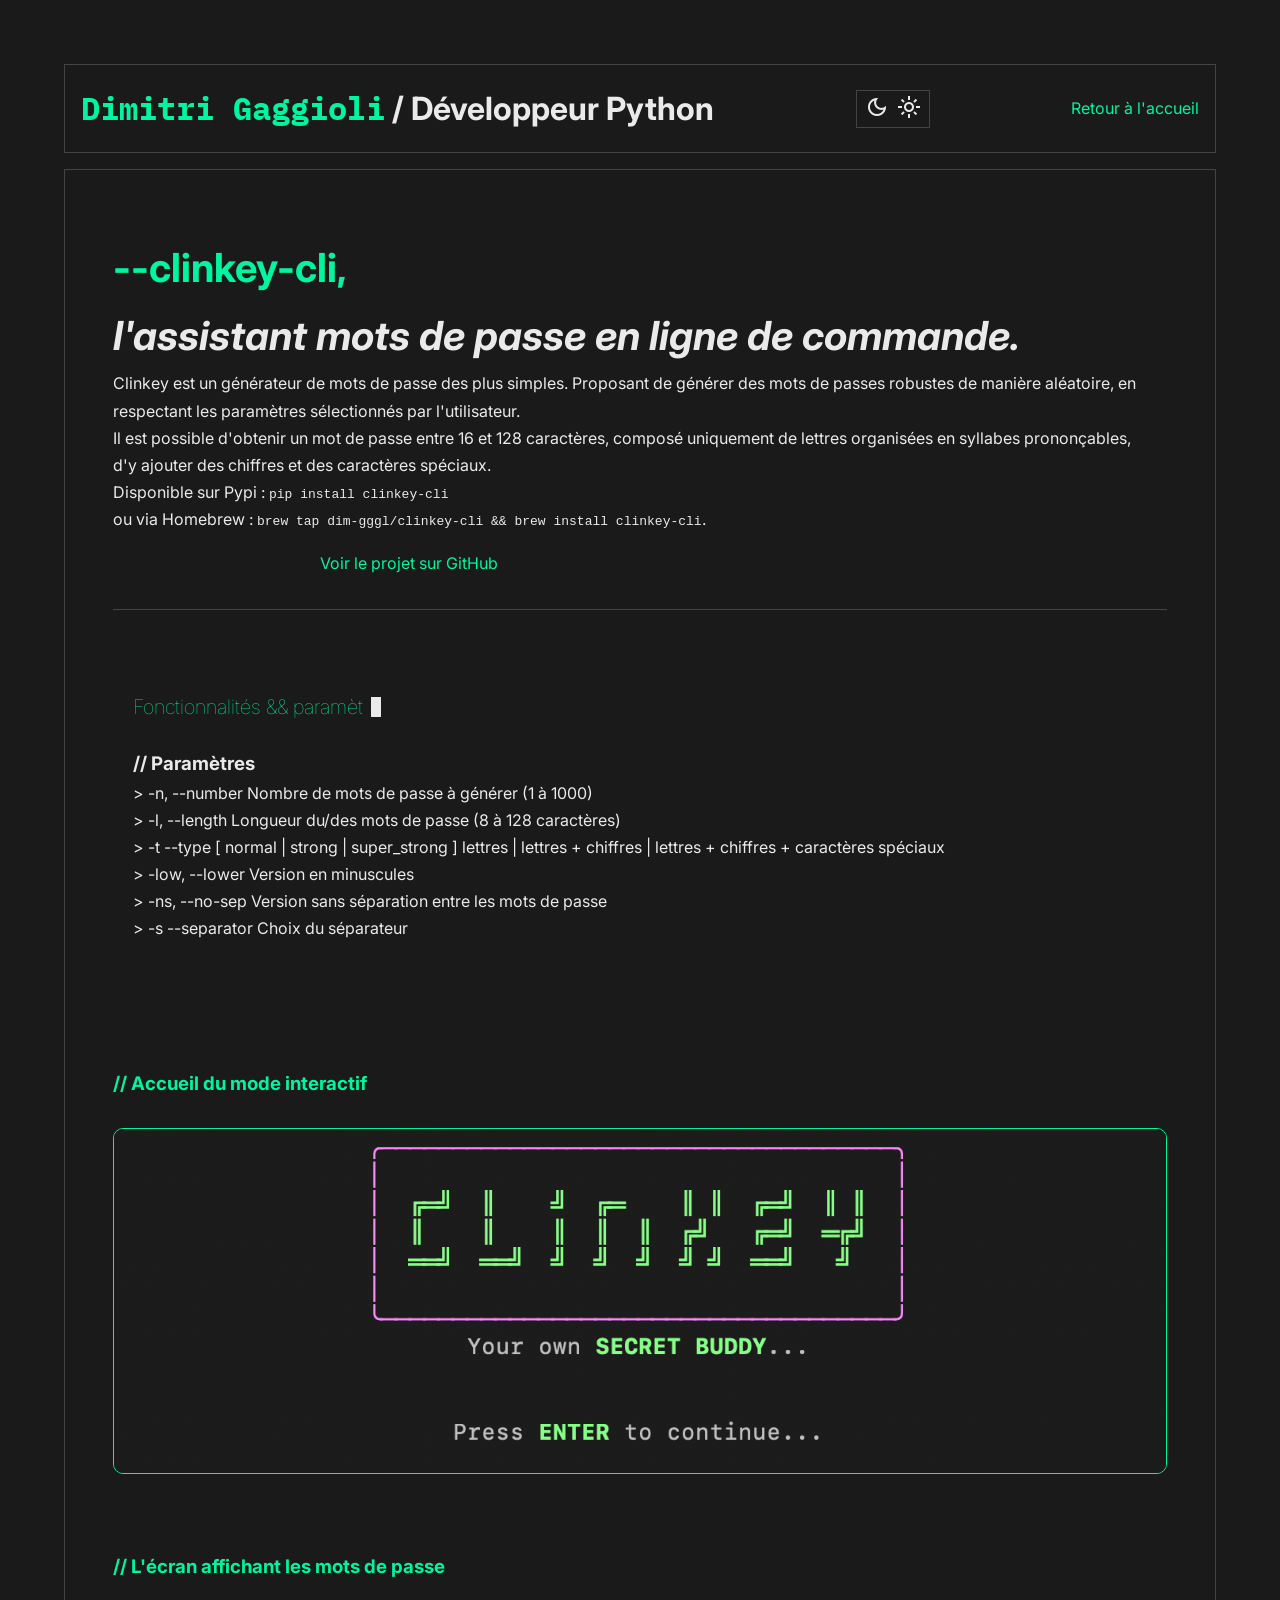
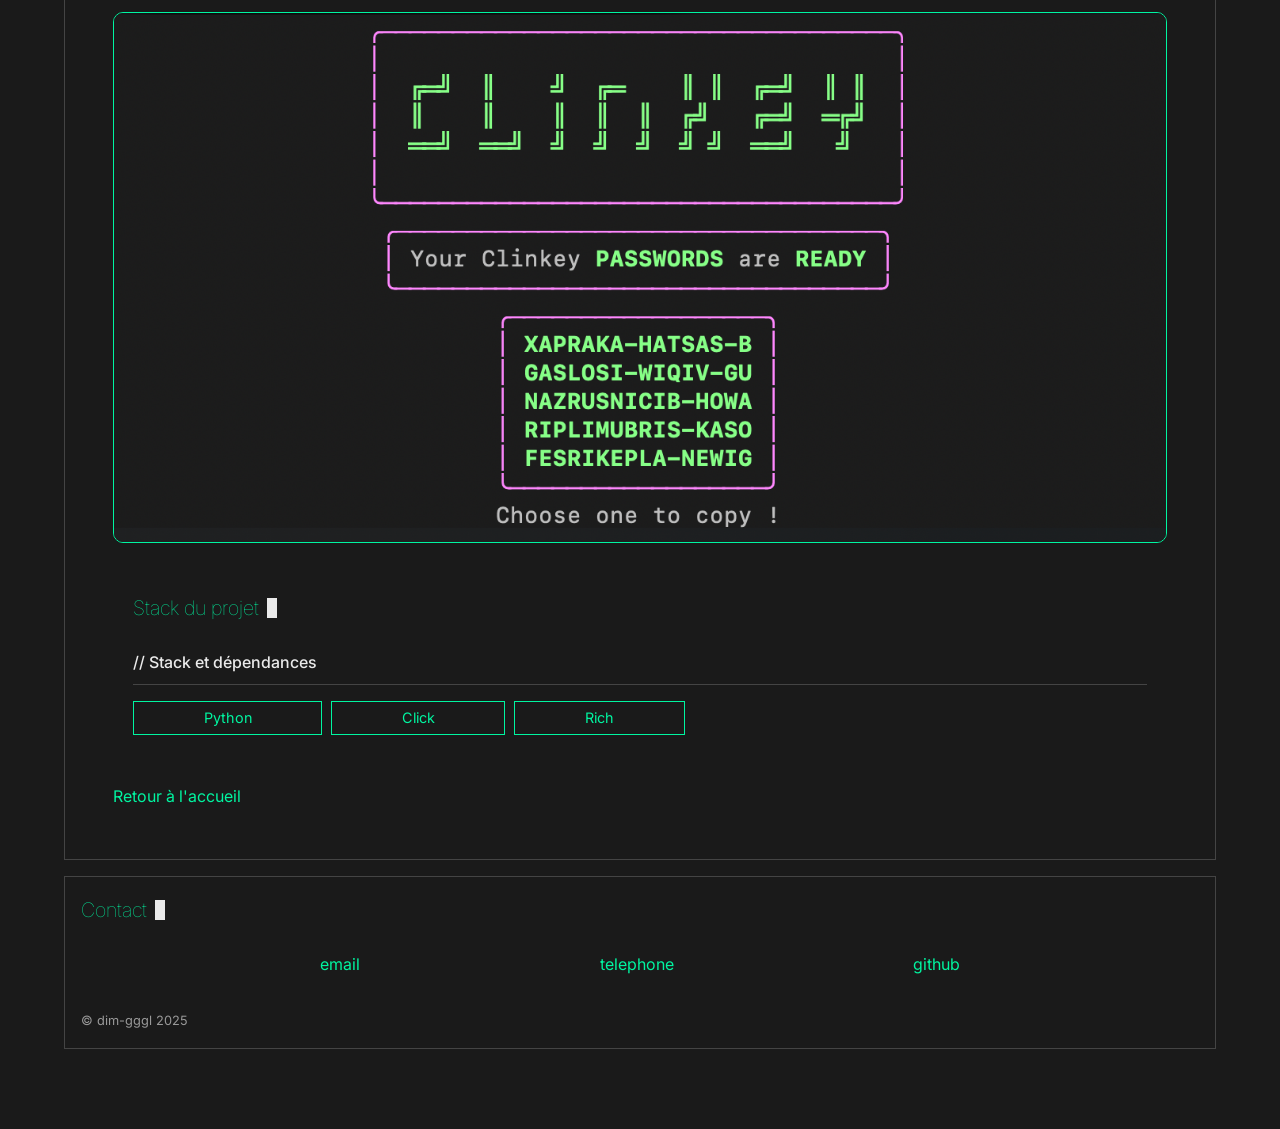
<file: clinkey-cli.html>
<!DOCTYPE html>
<html lang="fr">
<head>
    <meta charset="UTF-8">
    <meta name="viewport" content="width=device-width, initial-scale=1.0">
    <title>--clinkey-cli // Dimitri Gaggioli</title>

    <!-- Police Monospace -->
    <link rel="preconnect" href="https://fonts.googleapis.com">
    <link rel="preconnect" href="https://fonts.gstatic.com" crossorigin>
    <link href="https://fonts.googleapis.com/css2?family=IBM+Plex+Mono:wght@400;500;600&display=swap" rel="stylesheet">
    <link rel="stylesheet" href="https://fonts.googleapis.com/css2?family=Material+Symbols+Outlined:opsz,wght,FILL,GRAD@24,400,0,0" />
    <link rel="icon" type="image/png" href="flavicon/favicon-96x96.png" sizes="96x96" />
    <link rel="icon" type="image/svg+xml" href="flavicon/favicon.svg" />
    <link rel="shortcut icon" href="flavicon/favicon.ico" />
    <link rel="apple-touch-icon" sizes="180x180" href="flavicon/apple-touch-icon.png" />
    <meta name="apple-mobile-web-app-title" content="dim-gggl" />
    <link rel="manifest" href="flavicon/site.webmanifest" />
    <link rel="stylesheet" href="static/style.css">
</head>
<body class="dark-theme">

    <header class="site-header">
        <div class="header-content">
            <h1><span>Dimitri Gaggioli</span> / Développeur Python</h1>
            <button id="theme-toggle" class="theme-toggle" aria-label="Basculer le thème">
                <span class="material-symbols-outlined icon-dark">dark_mode</span>
                <span class="material-symbols-outlined icon-light">light_mode</span>
            </button>
            <a href="./index.html" class="home-link">Retour à l'accueil</a>
        </div>
    </header>

    <main class="content-wrapper">

        <section class="intro-section">
            <div class="intro-text">
                <h2 class="project-title">--clinkey-cli, <br><em class="project-subtitle">l'assistant mots de passe en ligne de commande.</em></h2>
                <p>Clinkey est un générateur de mots de passe des plus simples.
                    Proposant de générer des mots de passes robustes de manière aléatoire, en respectant les paramètres sélectionnés par l'utilisateur.
                    <br>Il est possible d'obtenir un mot de passe entre 16 et 128 caractères, composé uniquement de lettres organisées en syllabes prononçables, 
                    <br>d'y ajouter des chiffres et des caractères spéciaux.
                    <br>Disponible sur Pypi : <code>pip install clinkey-cli</code> 
                    <br>ou via Homebrew : <code>brew tap dim-gggl/clinkey-cli && brew install clinkey-cli</code>.
                </p>
                <div class="links-container">
                    <a href="https://github.com/dim-gggl/clinkey-cli" target="_blank">Voir le projet sur GitHub</a>
                </div>
            </div>
        </section>

        <section id="functionnalities" class="data-section">
            <h2 class="section-title" data-title="Fonctionnalités && paramètres"></h2>
            <div id="functionnalities-container">
                <h3>// Paramètres</h3>
                <ul>
                    <li>> -n, --number Nombre de mots de passe à générer (1 à 1000)</li>
                    <li>> -l, --length Longueur du/des mots de passe (8 à 128 caractères)</li>
                    <li>> -t --type [ normal | strong | super_strong ] lettres | lettres + chiffres | lettres + chiffres + caractères spéciaux</li>
                    <li>> -low, --lower  Version en minuscules</li>
                    <li>> -ns, --no-sep  Version sans séparation entre les mots de passe</li>
                    <li>> -s --separator Choix du séparateur</li>
                </ul>
            </div>
        </section>

        <section id="preview-section" class="preview-section">
            <h2 class="preview-title" data-title="Aperçu"></h2>
            <div class="preview-grid">
                <div id="preview-container">
                    <h3 class="preview-title">// Accueil du mode interactif</h3>
                    <img src="static/img/clinkey-cli-title.png" class="preview-image" alt="Aperçu du mode interactif de clinkey-cli">
                </div>
                <div id="preview-container">
                    <h3 class="preview-title">// L'écran affichant les mots de passe</h3>
                    <img src="static/img/clinkey-cli-results.png" class="preview-image" alt="Aperçu de l'écran affichant les mots de passe de clinkey-cli">
                </div>
            </div>
        </section>

        <section id="competences" class="data-section">
            <h2 class="section-title" data-title="Stack du projet"></h2>
            <div class="competences-grid">
                <div id="skills-container">
                    <h3>// Stack et dépendances</h3>
                    <ul class="stack-list">
                    </ul>
                </div>
            </div>
        </section>
        <a href="./index.html" class="home-link">Retour à l'accueil</a>
    </main>

    <footer class="site-footer">
        <h2 class="section-title" data-title="Contact"></h2>
        <ul id="contact-list">
            <!-- Contact injecté ici -->
        </ul>
        <p class="copyright">© dim-gggl 2025</p>
    </footer>

    <script type="module" src="static/clinkey-cli.js"></script>
</body>
</html>
</file>
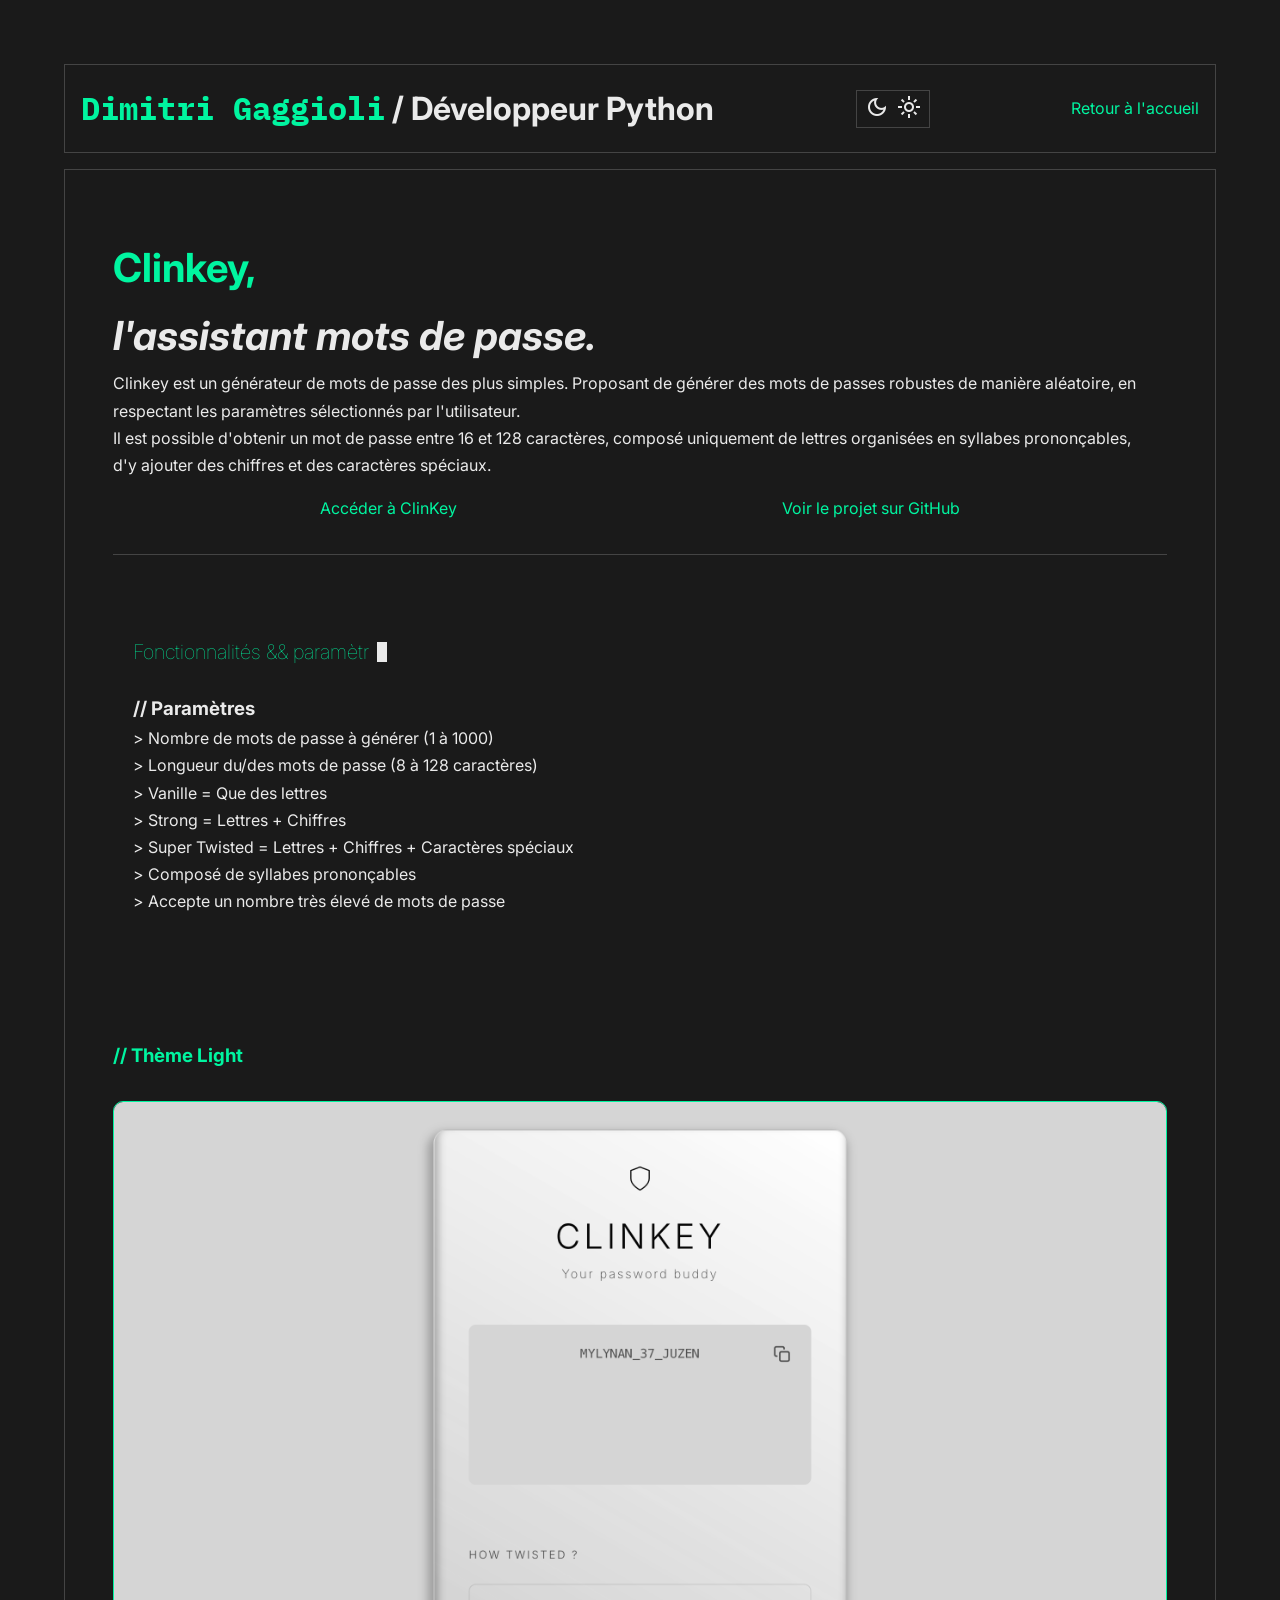
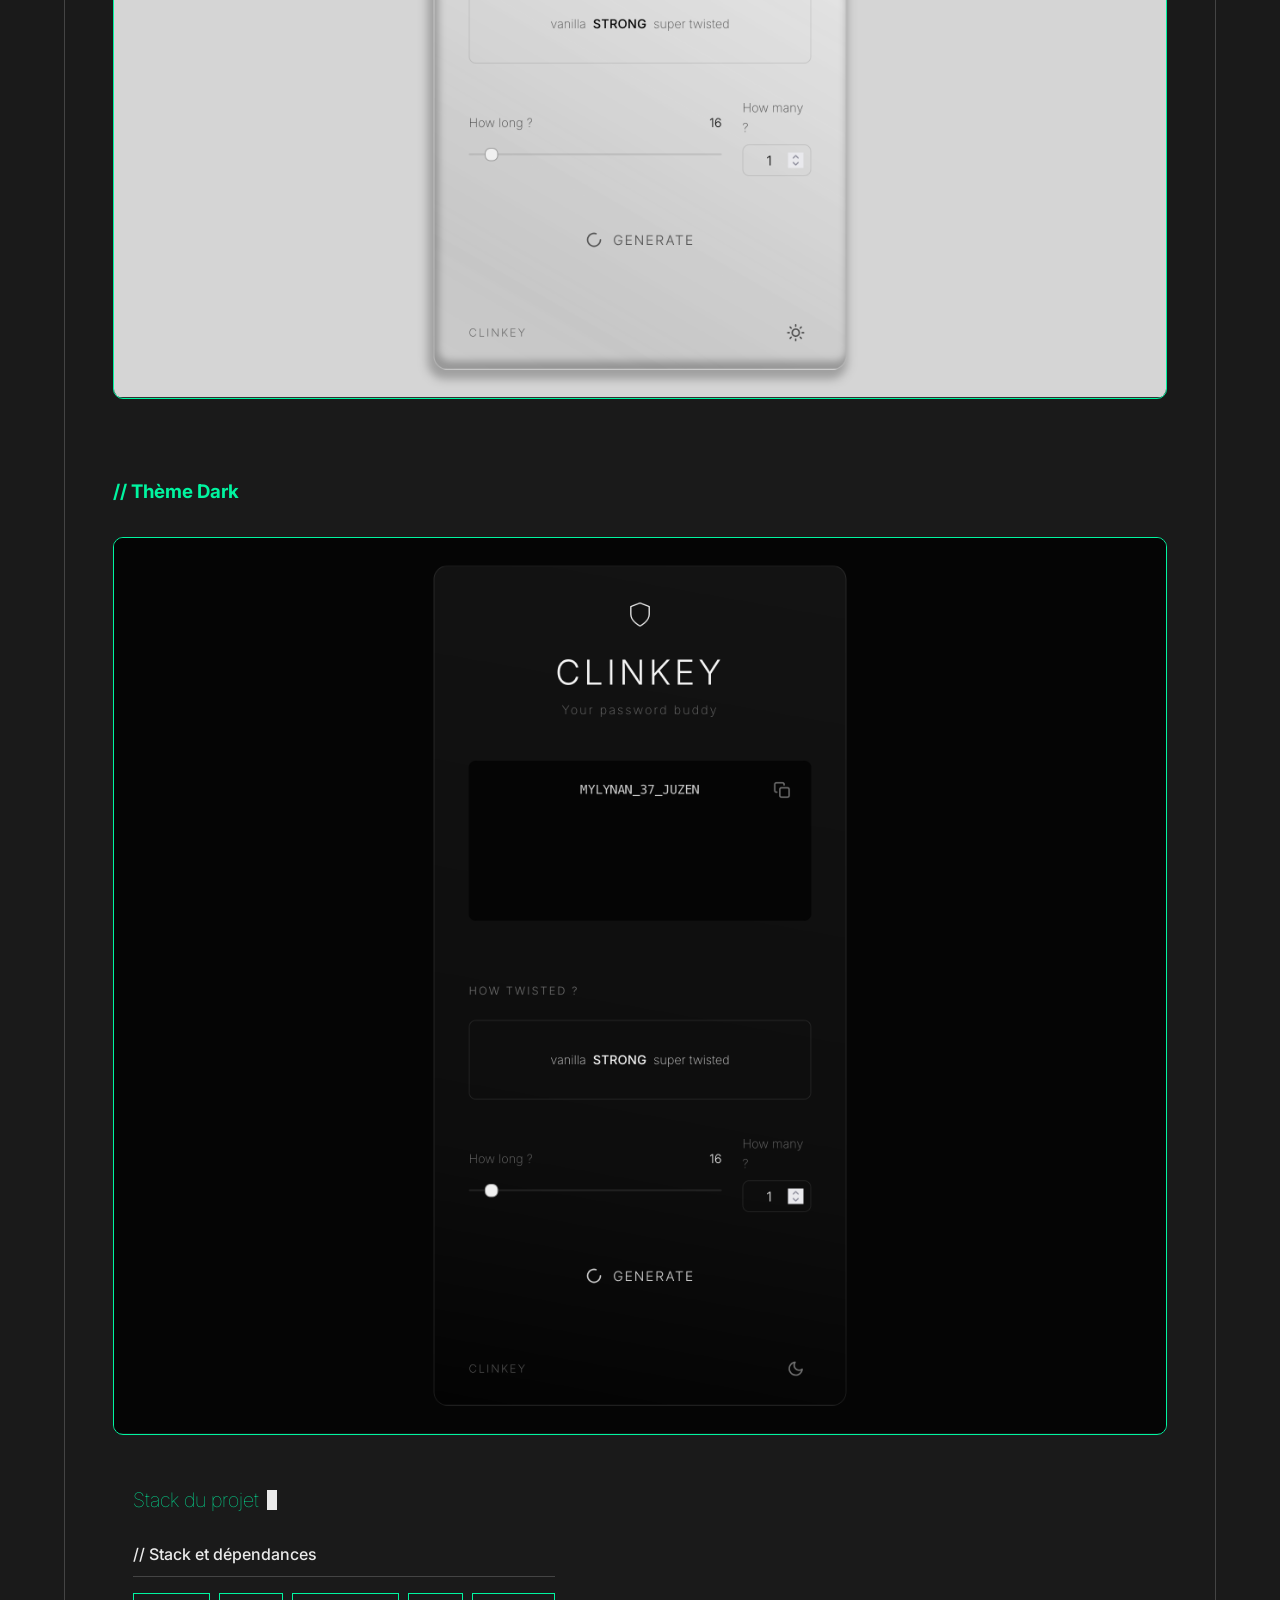
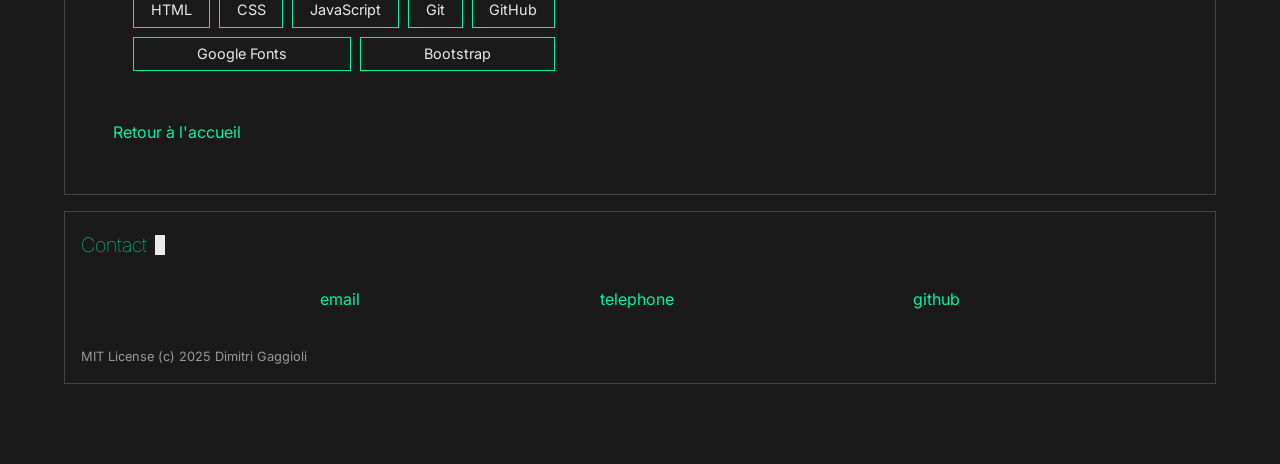
<file: Clinkey.html>
<!DOCTYPE html>
<html lang="fr">
<head>
    <meta charset="UTF-8">
    <meta name="viewport" content="width=device-width, initial-scale=1.0">
    <title>Clinkey // Dimitri Gaggioli</title>

    <!-- Police Monospace -->
    <link rel="preconnect" href="https://fonts.googleapis.com">
    <link rel="preconnect" href="https://fonts.gstatic.com" crossorigin>
    <link href="https://fonts.googleapis.com/css2?family=IBM+Plex+Mono:wght@400;500;600&display=swap" rel="stylesheet">
    <link rel="stylesheet" href="https://fonts.googleapis.com/css2?family=Material+Symbols+Outlined:opsz,wght,FILL,GRAD@24,400,0,0" />
    <link rel="icon" type="image/png" href="flavicon/favicon-96x96.png" sizes="96x96" />
    <link rel="icon" type="image/svg+xml" href="flavicon/favicon.svg" />
    <link rel="shortcut icon" href="flavicon/favicon.ico" />
    <link rel="apple-touch-icon" sizes="180x180" href="flavicon/apple-touch-icon.png" />
    <meta name="apple-mobile-web-app-title" content="dim-gggl" />
    <link rel="manifest" href="flavicon/site.webmanifest" />
    <link rel="stylesheet" href="static/style.css">
</head>
<body class="dark-theme">

    <header class="site-header">
        <div class="header-content">
            <h1><span>Dimitri Gaggioli</span> / Développeur Python</h1>
            <button id="theme-toggle" class="theme-toggle" aria-label="Basculer le thème">
                <span class="material-symbols-outlined icon-dark">dark_mode</span>
                <span class="material-symbols-outlined icon-light">light_mode</span>
            </button>
            <a href="./index.html" class="home-link">Retour à l'accueil</a>
        </div>
    </header>

    <main class="content-wrapper">

        <section class="intro-section">
            <div class="intro-text">
                <h2 class="project-title">Clinkey, <br><em class="project-subtitle">l'assistant mots de passe.</em></h2>
                <p>Clinkey est un générateur de mots de passe des plus simples.
                    Proposant de générer des mots de passes robustes de manière aléatoire, en respectant les paramètres sélectionnés par l'utilisateur.
                    <br>Il est possible d'obtenir un mot de passe entre 16 et 128 caractères, composé uniquement de lettres organisées en syllabes prononçables, 
                    <br>d'y ajouter des chiffres et des caractères spéciaux.
                </p>
                <div class="links-container">
                    <a href="https://dim-gggl.github.io/ClinKey" target="_blank">Accéder à ClinKey</a>
                    <a href="https://github.com/dim-gggl/ClinKey" target="_blank">Voir le projet sur GitHub</a>
                </div>
            </div>
        </section>

        <section id="functionnalities" class="data-section">
            <h2 class="section-title" data-title="Fonctionnalités && paramètres"></h2>
            <div id="functionnalities-container">
                <h3>// Paramètres</h3>
                <ul>
                    <li>> Nombre de mots de passe à générer (1 à 1000)</li>
                    <li>> Longueur du/des mots de passe (8 à 128 caractères)</li>
                    <li>> Vanille = Que des lettres</li>
                    <li>> Strong = Lettres + Chiffres</li>
                    <li>> Super Twisted = Lettres + Chiffres + Caractères spéciaux</li>
                    <li>> Composé de syllabes prononçables</li>
                    <li>> Accepte un nombre très élevé de mots de passe</li>
                </ul>
            </div>
        </section>

        <section id="preview-section" class="preview-section">
            <h2 class="preview-title" data-title="Aperçu"></h2>
            <div class="preview-grid">
                <div id="preview-container">
                    <h3 class="preview-title">// Thème Light</h3>
                    <img src="static/img/ClinKey_light.png" class="preview-image" alt="Aperçu du thème light de ClinKey">
                </div>
                <div id="preview-container">
                    <h3 class="preview-title">// Thème Dark</h3>
                    <img src="static/img/ClinKey_dark.png" class="preview-image" alt="Aperçu du thème dark de ClinKey">
                </div>
            </div>
        </section>

        <section id="competences" class="data-section">
            <h2 class="section-title" data-title="Stack du projet"></h2>
            <div class="competences-grid">
                <div id="stack-container">
                    <h3>// Stack et dépendances</h3>
                    <ul class="stack-list">
                    </ul>
                </div>
            </div>
        </section>
        <a href="./index.html" class="home-link">Retour à l'accueil</a>
    </main>

    <footer class="site-footer">
        <h2 class="section-title" data-title="Contact"></h2>
        <ul id="contact-list">
            <!-- Contact injecté ici -->
        </ul>
        <p class="copyright">MIT License (c) 2025 Dimitri Gaggioli</p>
    </footer>

    <script type="module" src="static/clinkey.js"></script>
</body>
</html>
</file>
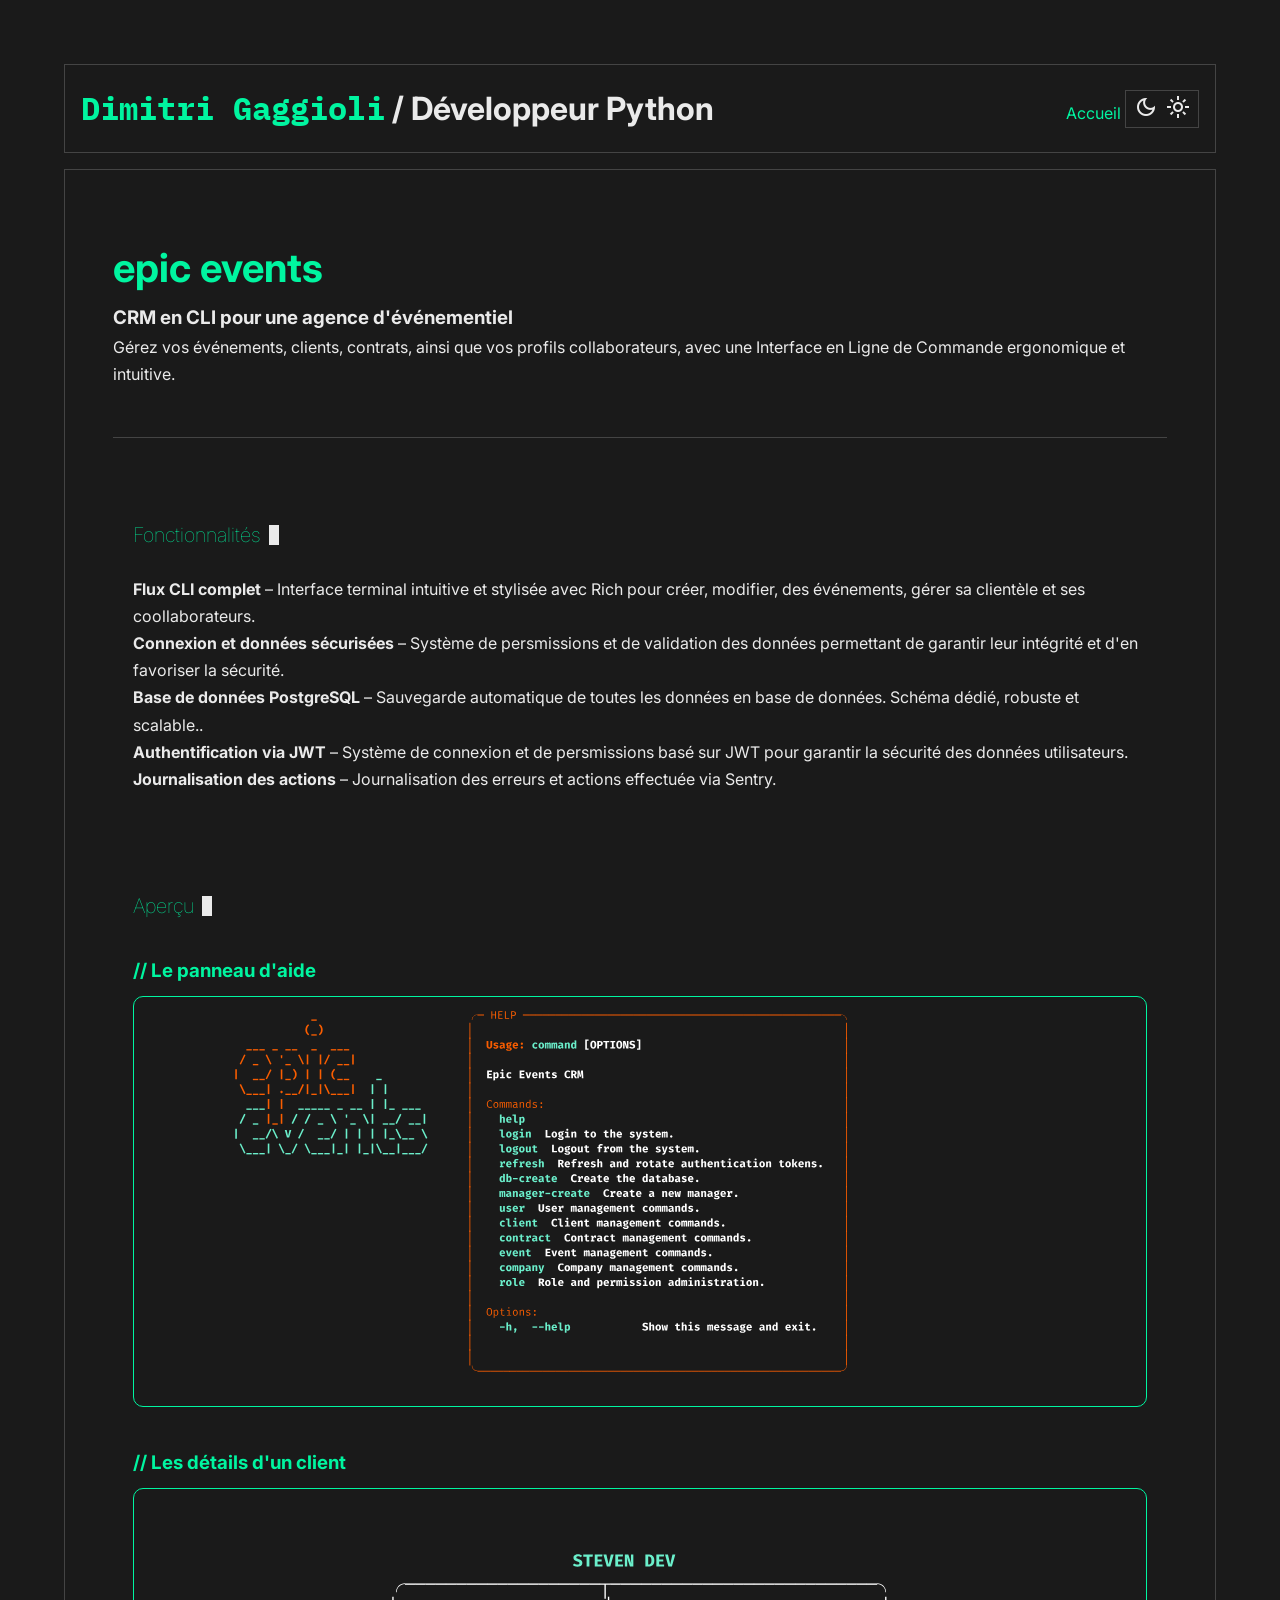
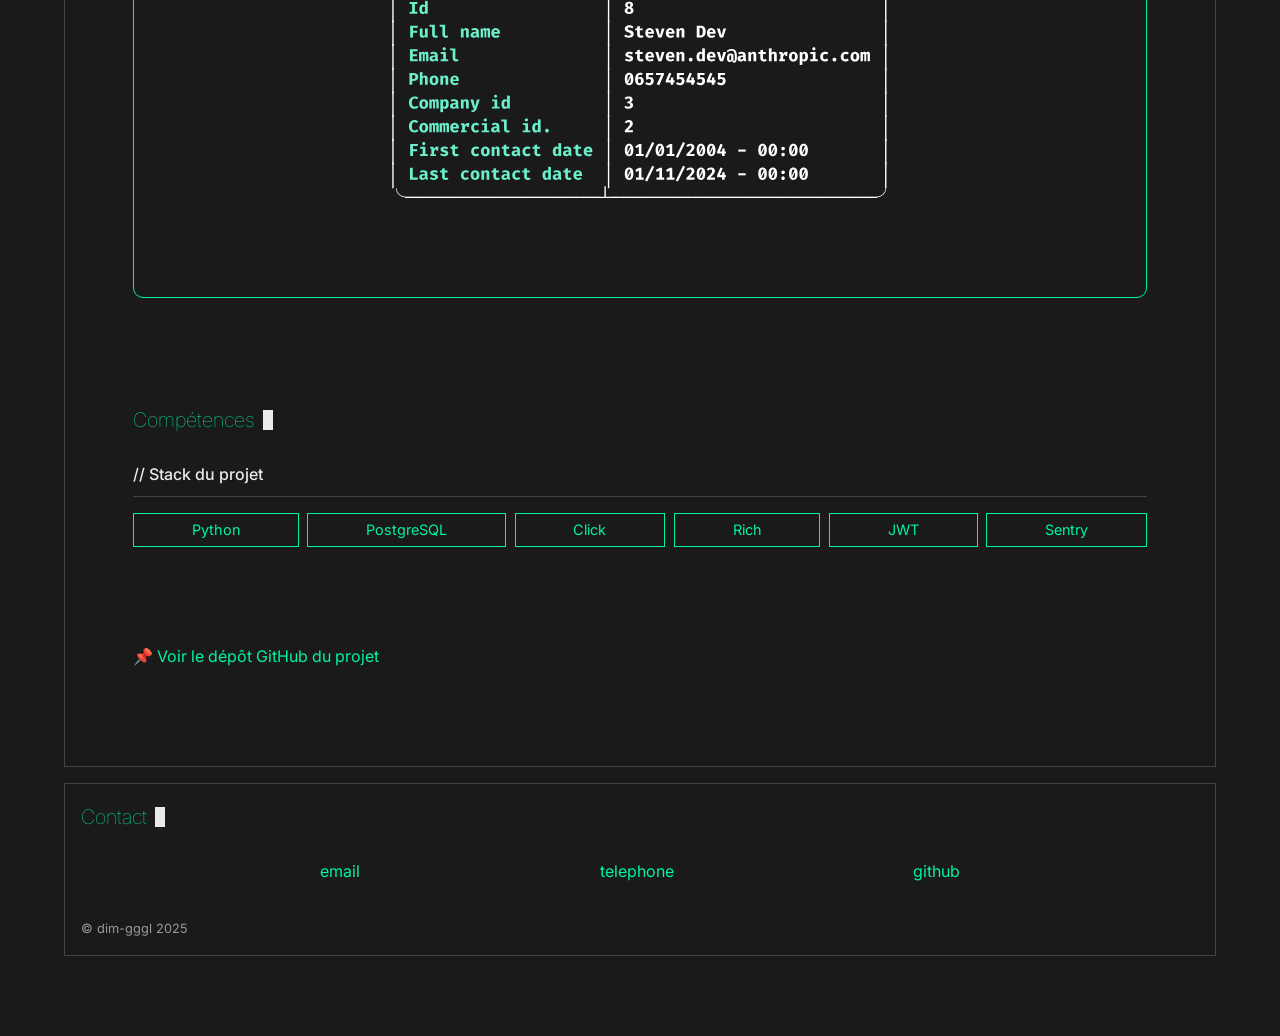
<file: epic_events.html>
<!DOCTYPE html>
<html lang="fr">
<head>
  <meta charset="UTF-8">
  <meta name="viewport" content="width=device-width, initial-scale=1.0">
  <title>epic events // Dimitri Gaggioli</title>
  <!-- Google Fonts (IBM Plex Mono & Material Symbols) -->
  <link rel="preconnect" href="https://fonts.googleapis.com">
  <link rel="preconnect" href="https://fonts.gstatic.com" crossorigin>
  <link href="https://fonts.googleapis.com/css2?family=IBM+Plex+Mono:wght@400;500;600&display=swap" rel="stylesheet">
  <link href="https://fonts.googleapis.com/css2?family=Material+Symbols+Outlined:opsz,wght,FILL,GRAD@24,400,0,0" rel="stylesheet">
  <link rel="icon" type="image/png" href="flavicon/favicon-96x96.png" sizes="96x96" />
  <link rel="icon" type="image/svg+xml" href="flavicon/favicon.svg" />
  <link rel="shortcut icon" href="flavicon/favicon.ico" />
  <link rel="apple-touch-icon" sizes="180x180" href="flavicon/apple-touch-icon.png" />
  <meta name="apple-mobile-web-app-title" content="dim-gggl" />
  <link rel="manifest" href="flavicon/site.webmanifest" />
   <!-- CSS principal -->
  <link rel="stylesheet" href="static/style.css">
</head>
<body class="dark-theme">
  <header class="site-header">
    <div class="header-content">
      <h1><span>Dimitri Gaggioli</span> / Développeur Python</h1>
      <div class="header-links">
        <a href="index.html" aria-label="Retour à l'accueil">Accueil</a>
        <button id="theme-toggle" class="theme-toggle" aria-label="Basculer le thème">
          <span class="material-symbols-outlined icon-dark">dark_mode</span>
          <span class="material-symbols-outlined icon-light">light_mode</span>
        </button>
      </div>
    </div>
  </header>

  <main class="content-wrapper">
    <!-- Section de présentation -->
    <section class="intro-section">
      <div class="intro-text">
        <h2 class="project-title">epic events</h2>
        <h3 class="subtitle">CRM en CLI pour une agence d'événementiel</h3>
        <p>Gérez vos événements, clients, contrats, ainsi que vos profils collaborateurs, avec une Interface en Ligne de Commande ergonomique et intuitive.</p>
      </div>
    </section>

    <!-- Section Fonctionnalités -->
    <section class="data-section">
      <h2 class="section-title" data-title="Fonctionnalités"></h2>
      <ul>
        <li><strong>Flux CLI complet</strong> – Interface terminal intuitive et stylisée avec Rich pour créer, modifier, des événements, gérer sa clientèle et ses coollaborateurs.</li>
        <li><strong>Connexion et données sécurisées</strong> – Système de persmissions et de validation des données permettant de garantir leur intégrité et d'en favoriser la sécurité.</li>
        <li><strong>Base de données PostgreSQL</strong> – Sauvegarde automatique de toutes les données en base de données. Schéma dédié, robuste et scalable..</li>
        <li><strong>Authentification via JWT</strong> – Système de connexion et de persmissions basé sur JWT pour garantir la sécurité des données utilisateurs.</li>
        <li><strong>Journalisation des actions</strong> – Journalisation des erreurs et actions effectuée via Sentry.</li>
      </ul>
    </section>

    <!-- Section Aperçu (structure du projet) -->
    <section class="data-section">
      <h2 class="section-title" data-title="Aperçu"></h2>
      <div class="preview-container">
        <h3 class="preview-title">// Le panneau d'aide</h3>
        <div class="preview-content">
            <img src="static/img/epic_events_help.svg" class="preview-image epic-events-image" alt="Aperçu du panneau d'aide de epic events">
        </div>
      </div>
      <div class="preview-container">
        <h3 class="preview-title">// Les détails d'un client</h3>
        <div class="preview-content">
            <img src="static/img/epic_events_details.svg" class="preview-image epic-events-image" alt="Aperçu des détails d'un client de epic events">
        </div>
      </div>
    </section>

    <!-- Section Stack du projet -->
    <section id="competences" class="data-section">
        <h2 class="section-title" data-title="Compétences"></h2>
        <div class="competences-grid">
            <div id="skills-container">
                <h3>// Stack du projet</h3>
            </div>
        </div>
    </section>

    <!-- Lien vers le dépôt GitHub -->
    <section class="data-section">
      <p>📌 <a href="https://github.com/dim-gggl/epic_events" target="_blank" rel="noopener noreferrer">Voir le dépôt GitHub du projet</a></p>
    </section>
  </main>

  <footer class="site-footer">
    <h2 class="section-title" data-title="Contact"></h2>
    <ul id="contact-list"><!-- Contact injecté par script.js --></ul>
    <p class="copyright">© dim-gggl 2025</p>
  </footer>

  <script type="module" src="static/epic_events.js"></script>
</body>
</html>
</file>
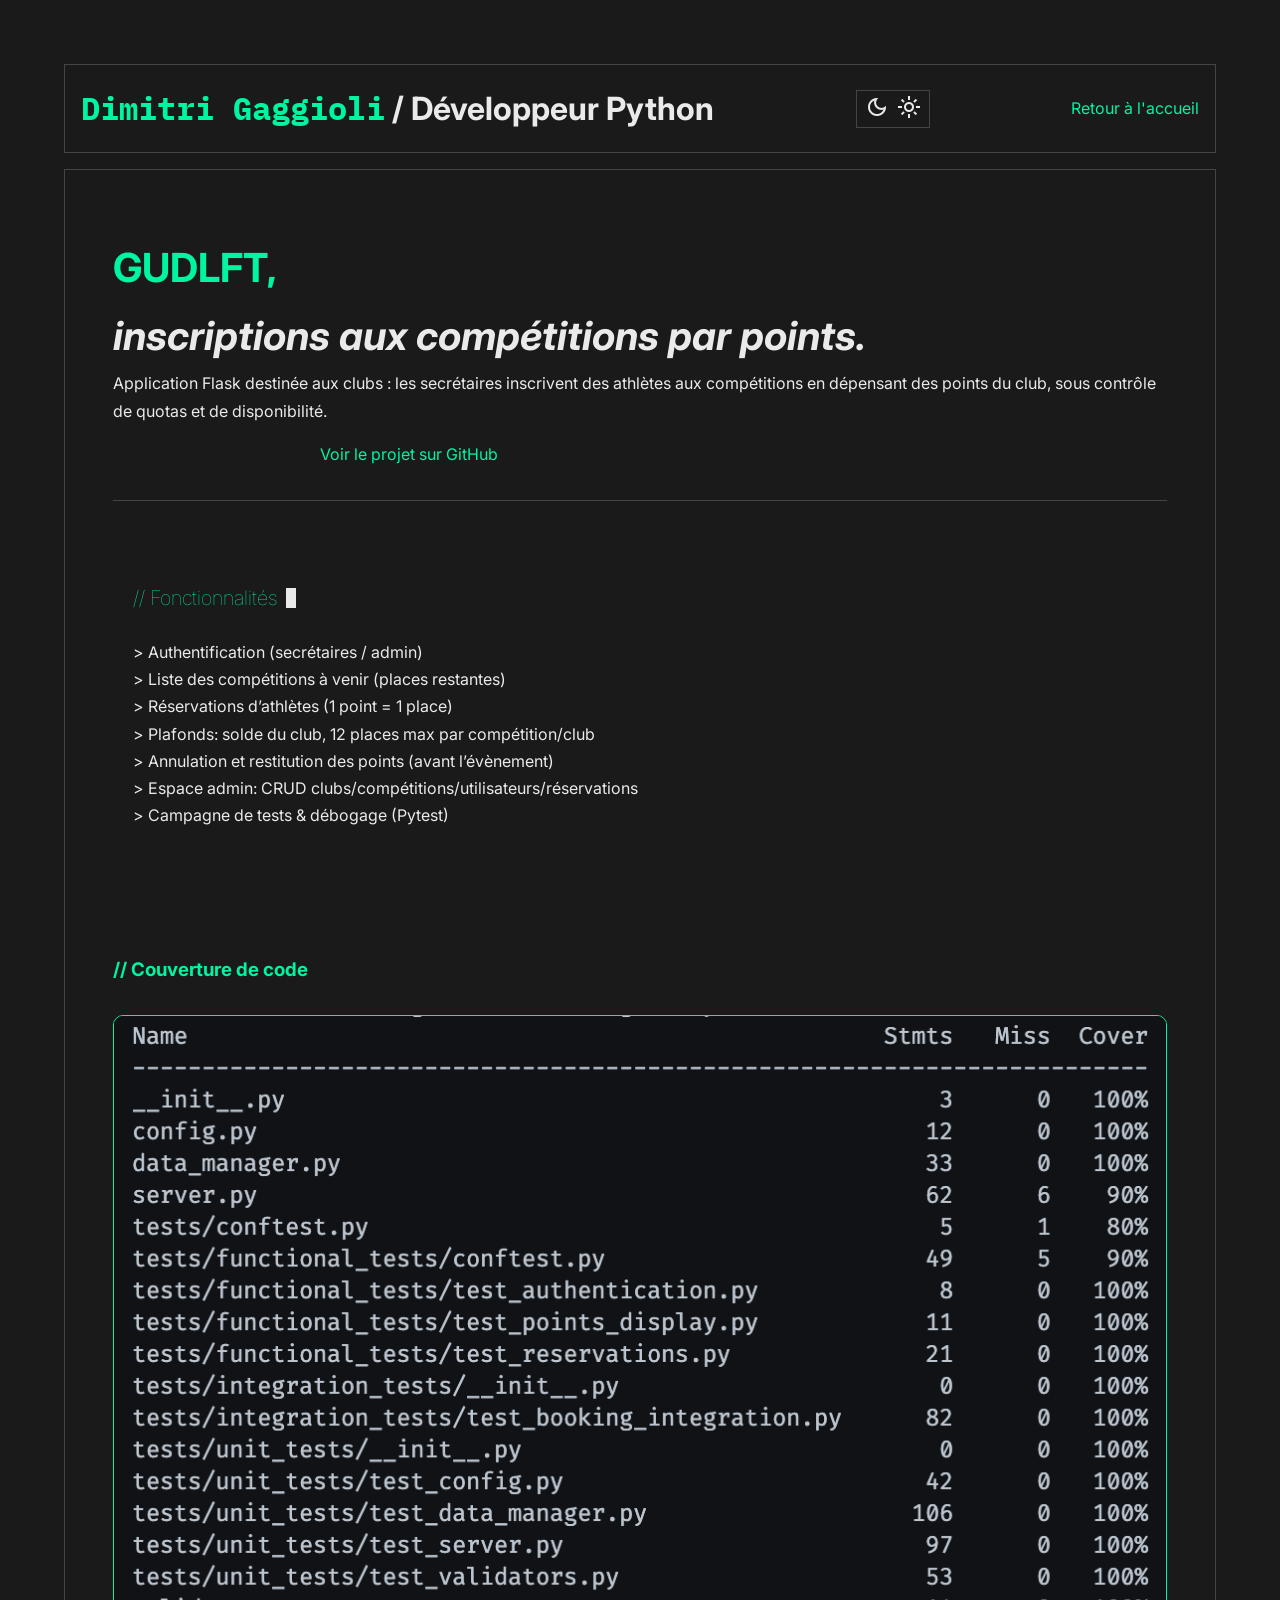
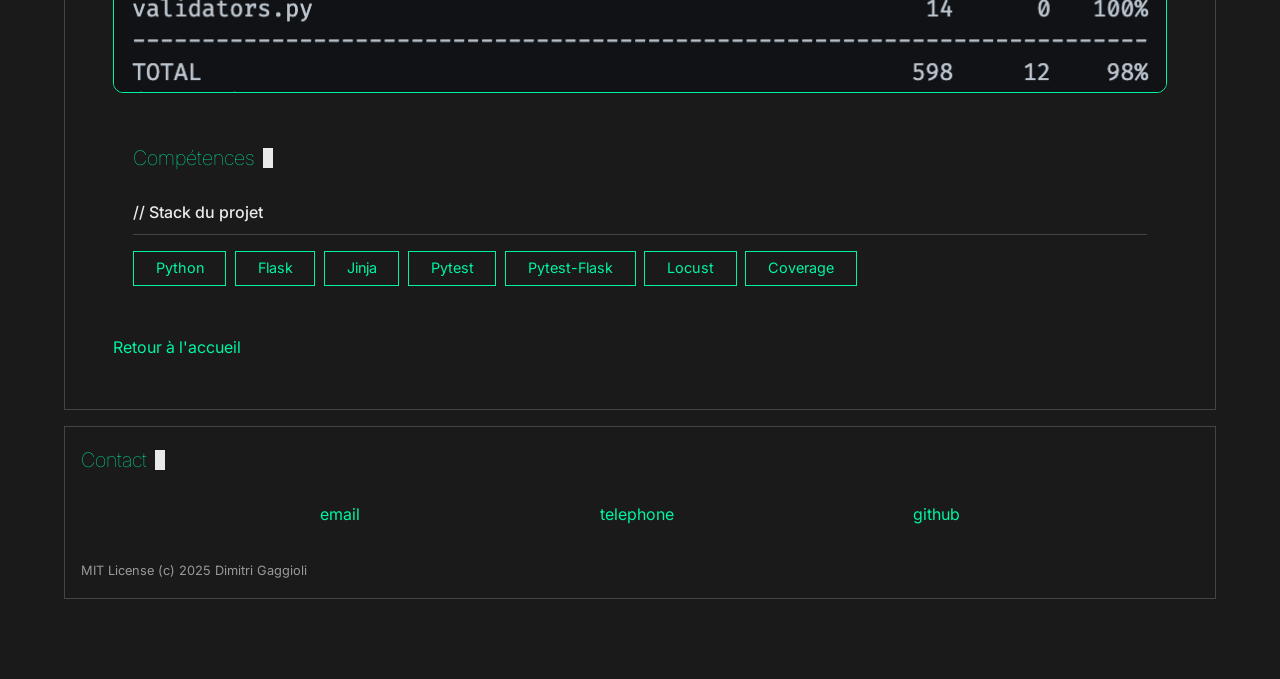
<file: GUDLFT.html>
<!DOCTYPE html>
<html lang="fr">
<head>
  <meta charset="UTF-8">
  <meta name="viewport" content="width=device-width, initial-scale=1.0">
  <title>GUDLFT // Dimitri Gaggioli</title>
  <link rel="preconnect" href="https://fonts.googleapis.com">
  <link rel="preconnect" href="https://fonts.gstatic.com" crossorigin>
  <link href="https://fonts.googleapis.com/css2?family=IBM+Plex+Mono:wght@400;500;600&display=swap" rel="stylesheet">
  <link rel="stylesheet" href="https://fonts.googleapis.com/css2?family=Material+Symbols+Outlined:opsz,wght,FILL,GRAD@24,400,0,0"/>
  <link rel="icon" type="image/png" href="flavicon/favicon-96x96.png" sizes="96x96" />
  <link rel="icon" type="image/svg+xml" href="flavicon/favicon.svg" />
  <link rel="shortcut icon" href="flavicon/favicon.ico" />
  <link rel="apple-touch-icon" sizes="180x180" href="flavicon/apple-touch-icon.png" />
  <meta name="apple-mobile-web-app-title" content="dim-gggl" />
  <link rel="manifest" href="flavicon/site.webmanifest" />
  <link rel="stylesheet" href="static/style.css">
</head>
<body class="dark-theme">
  <header class="site-header">
    <div class="header-content">
      <h1><span>Dimitri Gaggioli</span> / Développeur Python</h1>
      <button id="theme-toggle" class="theme-toggle" aria-label="Basculer le thème">
        <span class="material-symbols-outlined icon-dark">dark_mode</span>
        <span class="material-symbols-outlined icon-light">light_mode</span>
      </button>
      <a href="./index.html" class="home-link">Retour à l'accueil</a>
    </div>
  </header>

  <main class="content-wrapper">
    <section class="intro-section">
      <div class="intro-text">
        <h2 class="project-title">GUDLFT,<br><em class="project-subtitle">inscriptions aux compétitions par points.</em></h2>
        <p>
          Application Flask destinée aux clubs : les secrétaires inscrivent des athlètes aux compétitions
          en dépensant des points du club, sous contrôle de quotas et de disponibilité.
        </p>
        <div class="links-container">
          <a href="https://github.com/dim-gggl/GUDLFT" target="_blank">Voir le projet sur GitHub</a>
        </div>
      </div>
    </section>

    <section id="functionnalities" class="data-section">
      <h2 class="section-title" data-title="// Fonctionnalités"></h2>
      <div id="functionnalities-container">
        <ul>
          <li>> Authentification (secrétaires / admin)</li>
          <li>> Liste des compétitions à venir (places restantes)</li>
          <li>> Réservations d’athlètes (1 point = 1 place)</li>
          <li>> Plafonds: solde du club, 12 places max par compétition/club</li>
          <li>> Annulation et restitution des points (avant l’évènement)</li>
          <li>> Espace admin: CRUD clubs/compétitions/utilisateurs/réservations</li>
          <li>> Campagne de tests & débogage (Pytest)</li>
        </ul>
      </div>
    </section>

    <section id="preview-section" class="preview-section">
      <h2 class="preview-title" data-title="Aperçu"></h2>
      <div class="preview-grid">
        <div id="preview-container">
          <h3 class="preview-title">// Couverture de code</h3>
          <img src="static/img/GUDLFT_coverage.png" class="preview-image" alt="Aperçu compétitions GUDLFT">
        </div>
      </div>
    </section>

    <!-- Section Stack du projet -->
    <section id="competences" class="data-section">
      <h2 class="section-title" data-title="Compétences"></h2>
      <div class="competences-grid">
          <div id="skills-container">
              <h3>// Stack du projet</h3>
          </div>
      </div>
  </section>

    <a href="./index.html" class="home-link">Retour à l'accueil</a>
  </main>

  <footer class="site-footer">
    <h2 class="section-title" data-title="Contact"></h2>
    <ul id="contact-list"></ul>
    <p class="copyright">MIT License (c) 2025 Dimitri Gaggioli</p>
  </footer>

  <script type="module" src="static/gudlft.js"></script>
</body>
</html>
</file>
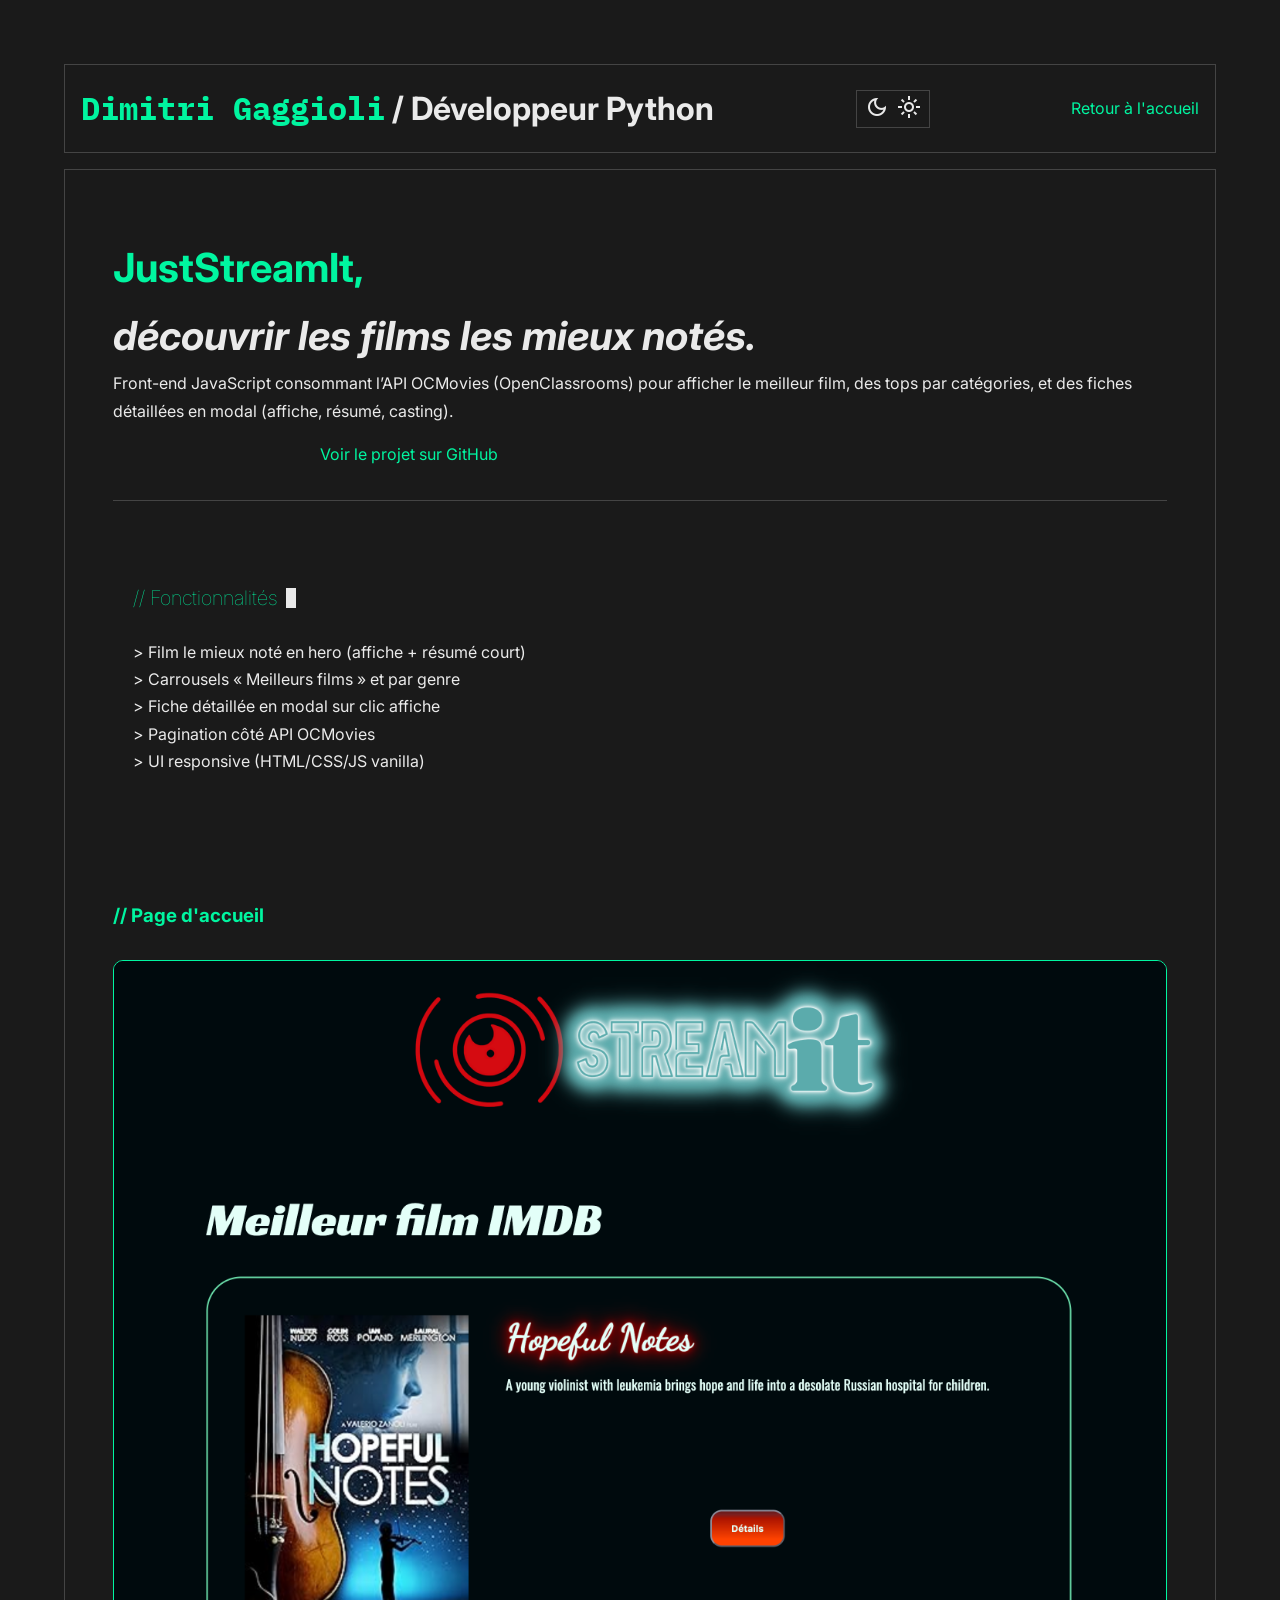
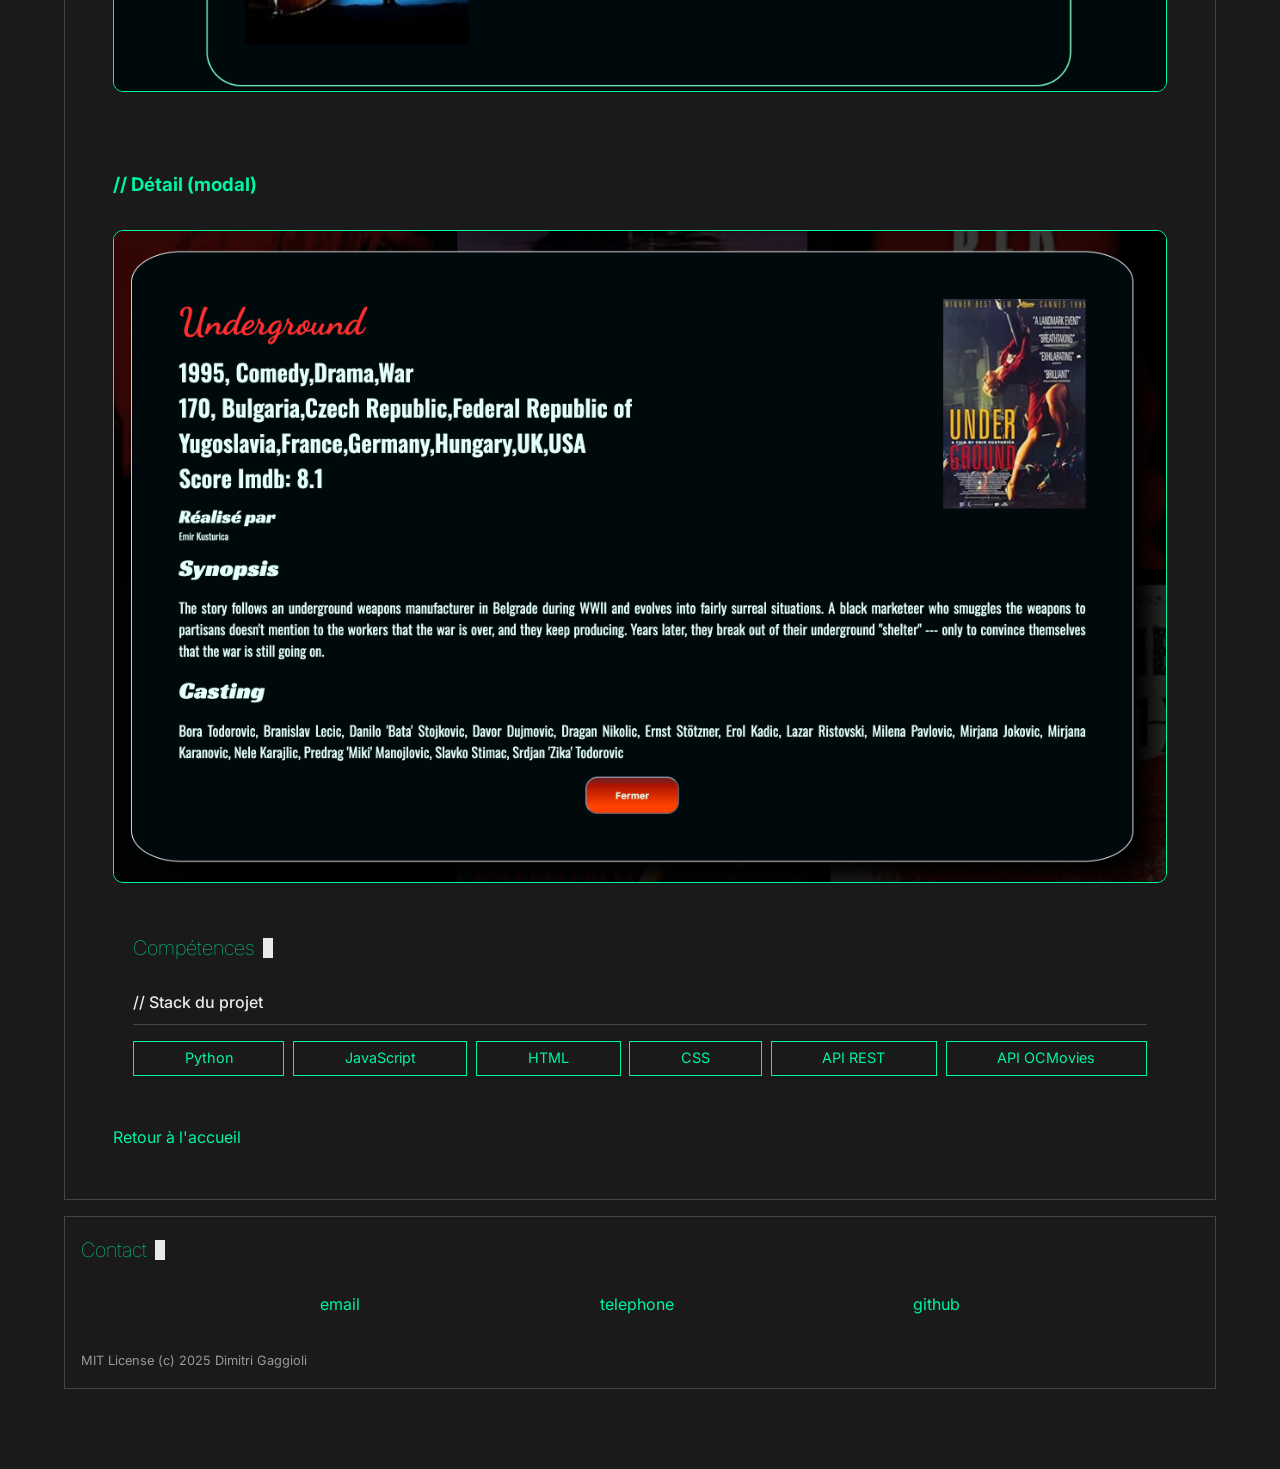
<file: JustStreamIt.html>
<!DOCTYPE html>
<html lang="fr">
<head>
  <meta charset="UTF-8">
  <meta name="viewport" content="width=device-width, initial-scale=1.0">
  <title>StreamIt // Dimitri Gaggioli</title>
  <link rel="preconnect" href="https://fonts.googleapis.com">
  <link rel="preconnect" href="https://fonts.gstatic.com" crossorigin>
  <link href="https://fonts.googleapis.com/css2?family=IBM+Plex+Mono:wght@400;500;600&display=swap" rel="stylesheet">
  <link rel="stylesheet" href="https://fonts.googleapis.com/css2?family=Material+Symbols+Outlined:opsz,wght,FILL,GRAD@24,400,0,0"/>
  <link rel="icon" type="image/png" href="flavicon/favicon-96x96.png" sizes="96x96" />
  <link rel="icon" type="image/svg+xml" href="flavicon/favicon.svg" />
  <link rel="shortcut icon" href="flavicon/favicon.ico" />
  <link rel="apple-touch-icon" sizes="180x180" href="flavicon/apple-touch-icon.png" />
  <meta name="apple-mobile-web-app-title" content="dim-gggl" />
  <link rel="manifest" href="flavicon/site.webmanifest" />
  <link rel="stylesheet" href="static/style.css">
</head>
<body class="dark-theme">
  <header class="site-header">
    <div class="header-content">
      <h1><span>Dimitri Gaggioli</span> / Développeur Python</h1>
      <button id="theme-toggle" class="theme-toggle" aria-label="Basculer le thème">
        <span class="material-symbols-outlined icon-dark">dark_mode</span>
        <span class="material-symbols-outlined icon-light">light_mode</span>
      </button>
      <a href="./index.html" class="home-link">Retour à l'accueil</a>
    </div>
  </header>

  <main class="content-wrapper">
    <section class="intro-section">
      <div class="intro-text">
        <h2 class="project-title">JustStreamIt,<br><em class="project-subtitle">découvrir les films les mieux notés.</em></h2>
        <p>
          Front-end JavaScript consommant l’API OCMovies (OpenClassrooms) pour afficher le meilleur film,
          des tops par catégories, et des fiches détaillées en modal (affiche, résumé, casting).
        </p>
        <div class="links-container">
          <a href="https://github.com/dim-gggl/JustStreamIt" target="_blank">Voir le projet sur GitHub</a>
        </div>
      </div>
    </section>

    <section id="functionnalities" class="data-section">
      <h2 class="section-title" data-title="// Fonctionnalités"></h2>
      <div id="functionnalities-container">
        <ul>
          <li>> Film le mieux noté en hero (affiche + résumé court)</li>
          <li>> Carrousels &#171; Meilleurs films &#187; et par genre</li>
          <li>> Fiche détaillée en modal sur clic affiche</li>
          <li>> Pagination côté API OCMovies</li>
          <li>> UI responsive (HTML/CSS/JS vanilla)</li>
        </ul>
      </div>
    </section>

    <section id="preview-section" class="preview-section">
      <h2 class="preview-title" data-title="Aperçu"></h2>
      <div class="preview-grid">
        <div id="preview-container">
          <h3 class="preview-title">// Page d'accueil</h3>
          <img src="static/img/stream-it-homepage.png" class="preview-image" alt="Aperçu de JustStreamIt (home)">
        </div>
        <div id="preview-container">
          <h3 class="preview-title">// Détail (modal)</h3>
          <img src="static/img/stream-it-modal.png" class="preview-image" alt="Aperçu de JustStreamIt (modal)">
        </div>
      </div>
    </section>

    <!-- Section Stack du projet -->
    <section id="competences" class="data-section">
      <h2 class="section-title" data-title="Compétences"></h2>
      <div class="competences-grid">
          <div id="skills-container">
              <h3>// Stack du projet</h3>
          </div>
      </div>
  </section>

    <a href="./index.html" class="home-link">Retour à l'accueil</a>
  </main>

  <footer class="site-footer">
    <h2 class="section-title" data-title="Contact"></h2>
    <ul id="contact-list"></ul>
    <p class="copyright">MIT License (c) 2025 Dimitri Gaggioli</p>
  </footer>

  <script type="module" src="static/justtreamit.js"></script>
</body>
</html>
</file>
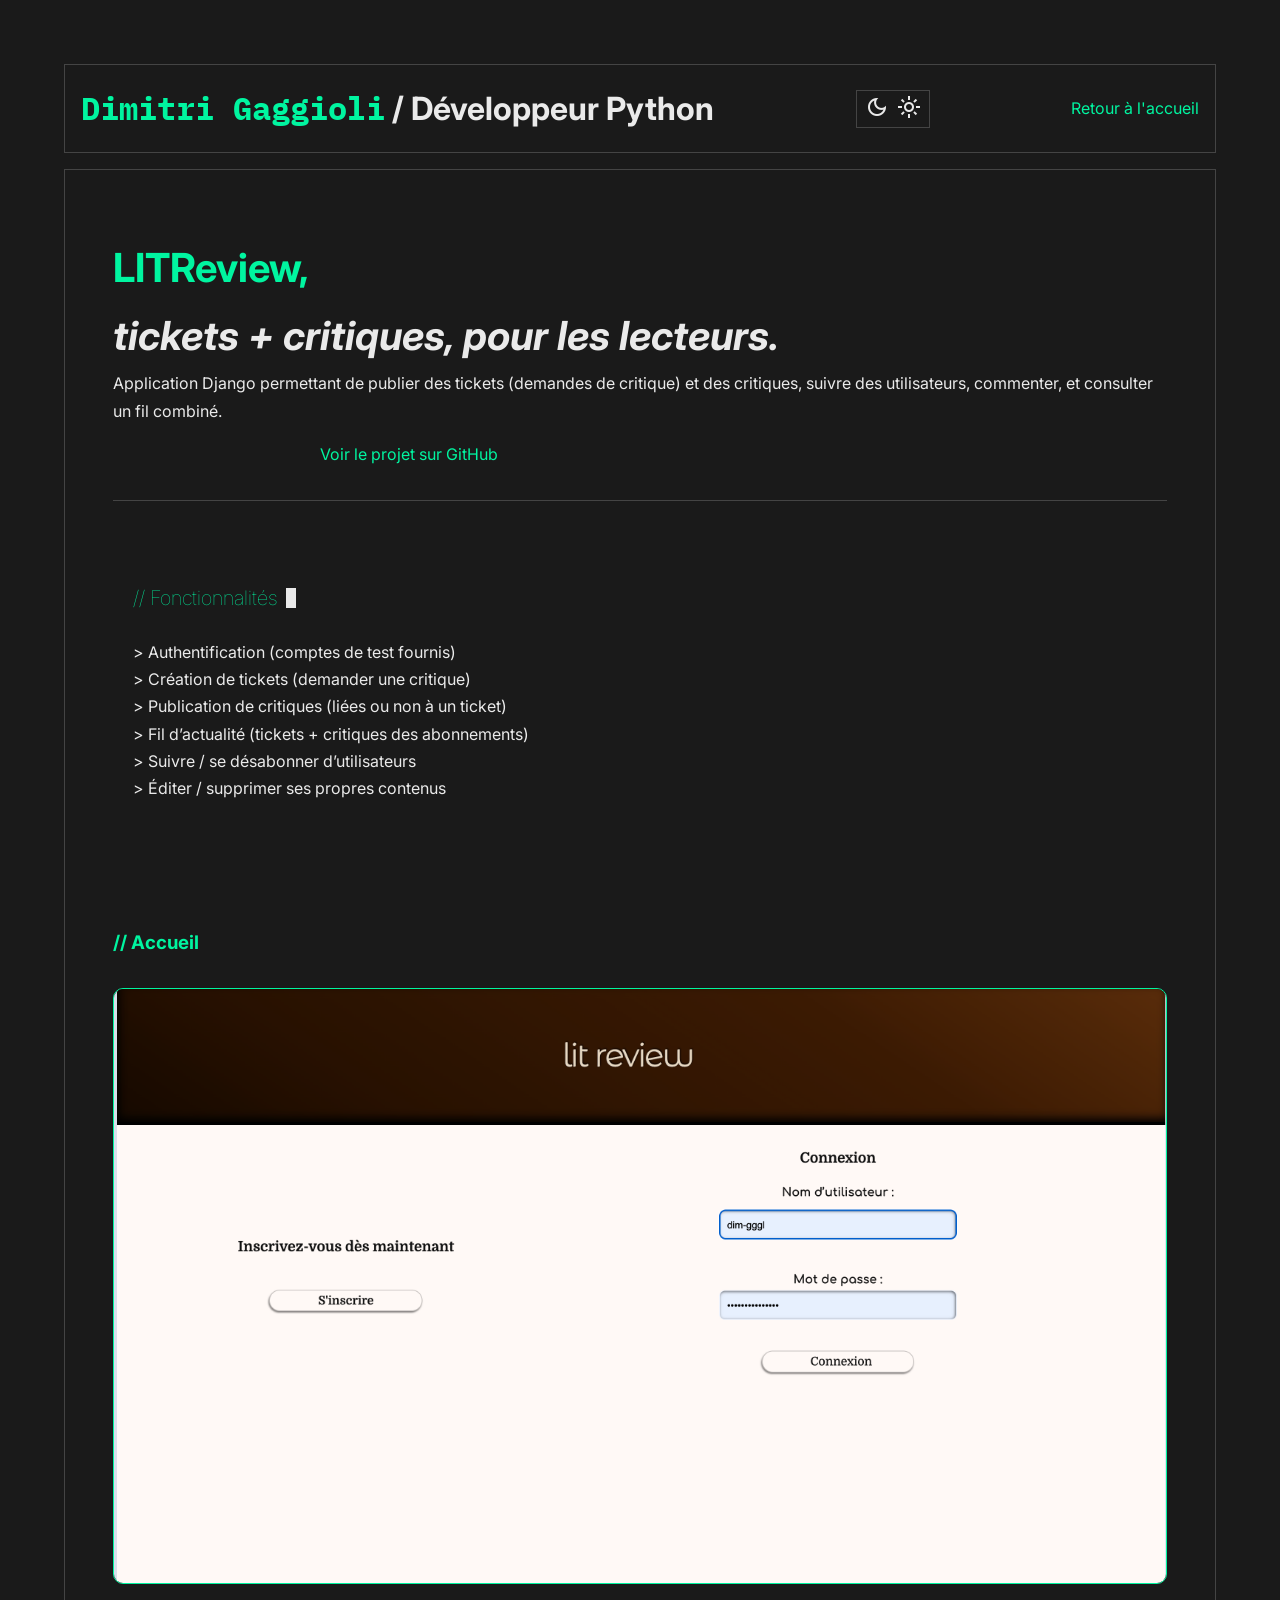
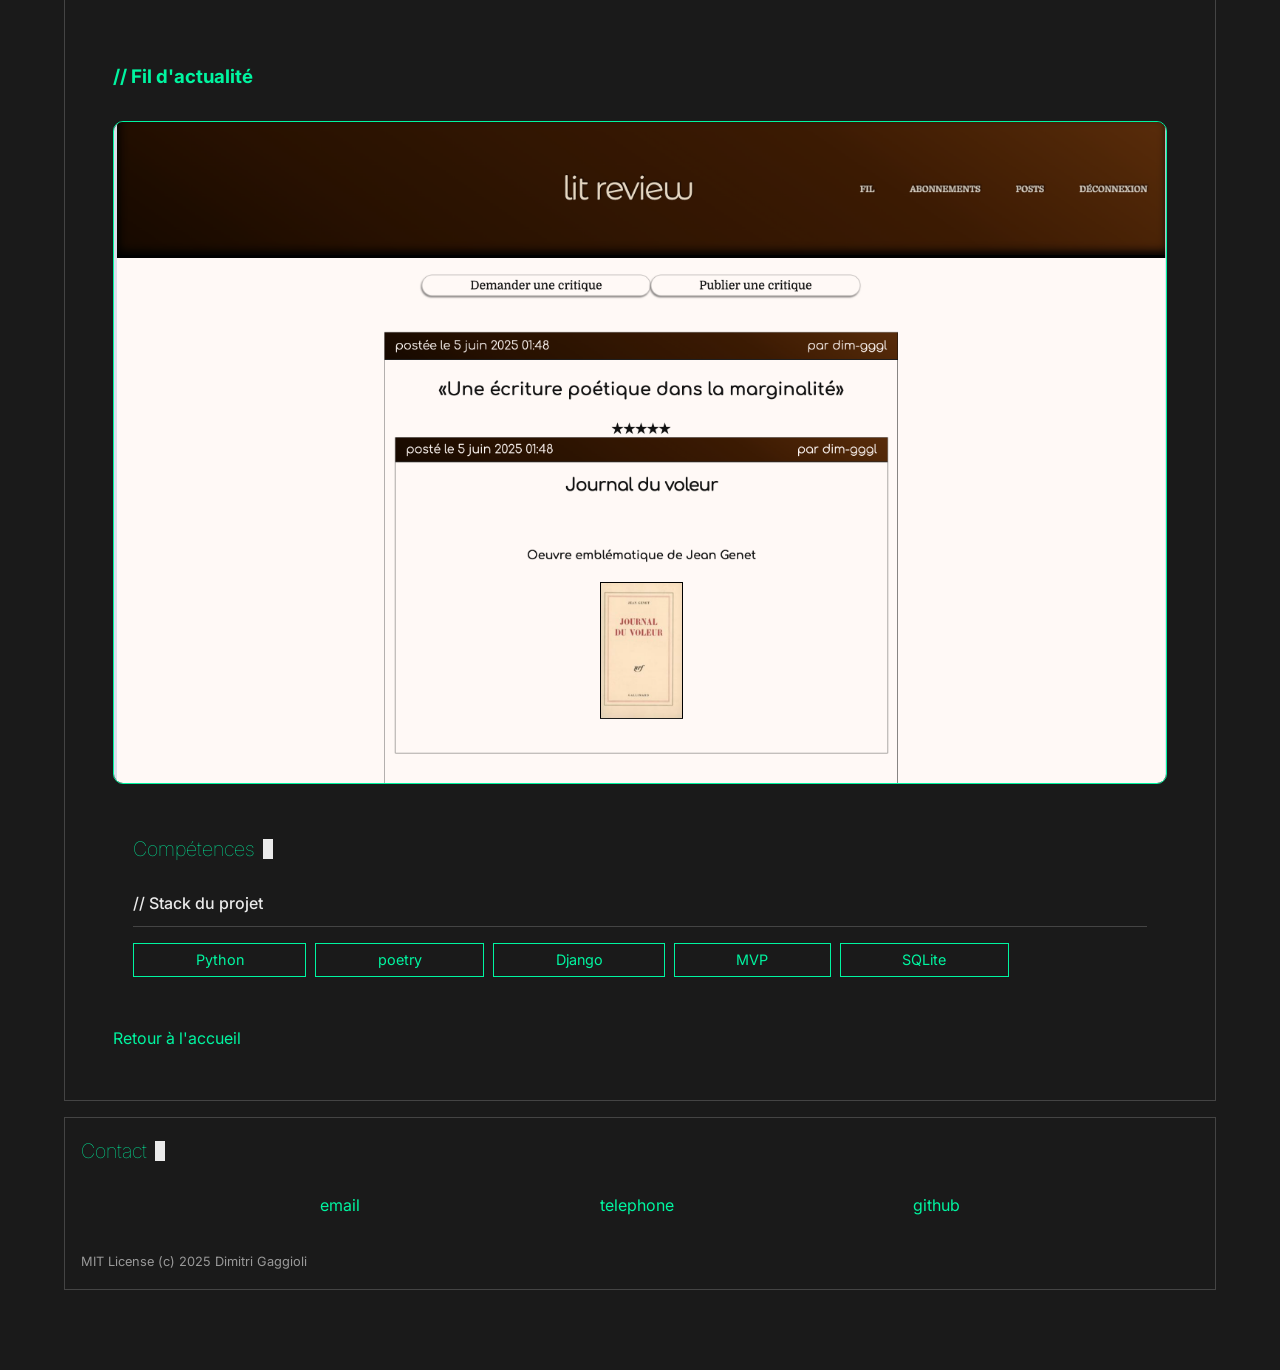
<file: lit_review.html>
<!DOCTYPE html>
<html lang="fr">
<head>
  <meta charset="UTF-8">
  <meta name="viewport" content="width=device-width, initial-scale=1.0">
  <title>LITReview // Dimitri Gaggioli</title>
  <link rel="preconnect" href="https://fonts.googleapis.com">
  <link rel="preconnect" href="https://fonts.gstatic.com" crossorigin>
  <link href="https://fonts.googleapis.com/css2?family=IBM+Plex+Mono:wght@400;500;600&display=swap" rel="stylesheet">
  <link rel="stylesheet" href="https://fonts.googleapis.com/css2?family=Material+Symbols+Outlined:opsz,wght,FILL,GRAD@24,400,0,0"/>
  <link rel="icon" type="image/png" href="flavicon/favicon-96x96.png" sizes="96x96" />
  <link rel="icon" type="image/svg+xml" href="flavicon/favicon.svg" />
  <link rel="shortcut icon" href="flavicon/favicon.ico" />
  <link rel="apple-touch-icon" sizes="180x180" href="flavicon/apple-touch-icon.png" />
  <meta name="apple-mobile-web-app-title" content="dim-gggl" />
  <link rel="manifest" href="flavicon/site.webmanifest" />
  <link rel="stylesheet" href="static/style.css">
</head>
<body class="dark-theme">
  <header class="site-header">
    <div class="header-content">
      <h1><span>Dimitri Gaggioli</span> / Développeur Python</h1>
      <button id="theme-toggle" class="theme-toggle" aria-label="Basculer le thème">
        <span class="material-symbols-outlined icon-dark">dark_mode</span>
        <span class="material-symbols-outlined icon-light">light_mode</span>
      </button>
      <a href="./index.html" class="home-link">Retour à l'accueil</a>
    </div>
  </header>

  <main class="content-wrapper">
    <section class="intro-section">
      <div class="intro-text">
        <h2 class="project-title">LITReview,<br><em class="project-subtitle">tickets + critiques, pour les lecteurs.</em></h2>
        <p>
          Application Django permettant de publier des tickets (demandes de critique) et des critiques,
          suivre des utilisateurs, commenter, et consulter un fil combiné.
        </p>
        <div class="links-container">
          <a href="https://github.com/dim-gggl/lit_review" target="_blank">Voir le projet sur GitHub</a>
        </div>
      </div>
    </section>

    <section id="functionnalities" class="data-section">
      <h2 class="section-title" data-title="// Fonctionnalités"></h2>
      <div id="functionnalities-container">
        <ul>
          <li>> Authentification (comptes de test fournis)</li>
          <li>> Création de tickets (demander une critique)</li>
          <li>> Publication de critiques (liées ou non à un ticket)</li>
          <li>> Fil d’actualité (tickets + critiques des abonnements)</li>
          <li>> Suivre / se désabonner d’utilisateurs</li>
          <li>> Éditer / supprimer ses propres contenus</li>
        </ul>
      </div>
    </section>

    <section id="preview-section" class="preview-section">
      <h2 class="preview-title" data-title="Aperçu"></h2>
      <div class="preview-grid">
        <div id="preview-container">
          <h3 class="preview-title">// Accueil</h3>
          <img src="static/img/lit-review-homepage.png" class="preview-image" alt="Aperçu du fil LITReview">
        </div>
        <div id="preview-container">
          <h3 class="preview-title">// Fil d'actualité</h3>
          <img src="static/img/lit-review-feed.png" class="preview-image" alt="Aperçu du fil d'actualité de LITReview">
        </div>
      </div>
    </section>

    <!-- Section Stack du projet -->
    <section id="competences" class="data-section">
      <h2 class="section-title" data-title="Compétences"></h2>
      <div class="competences-grid">
          <div id="skills-container">
              <h3>// Stack du projet</h3>
          </div>
      </div>
  </section>

    <a href="./index.html" class="home-link">Retour à l'accueil</a>
  </main>

  <footer class="site-footer">
    <h2 class="section-title" data-title="Contact"></h2>
    <ul id="contact-list"></ul>
    <p class="copyright">MIT License (c) 2025 Dimitri Gaggioli</p>
  </footer>

  <script type="module" src="static/lit-review.js"></script>
</body>
</html>
</file>
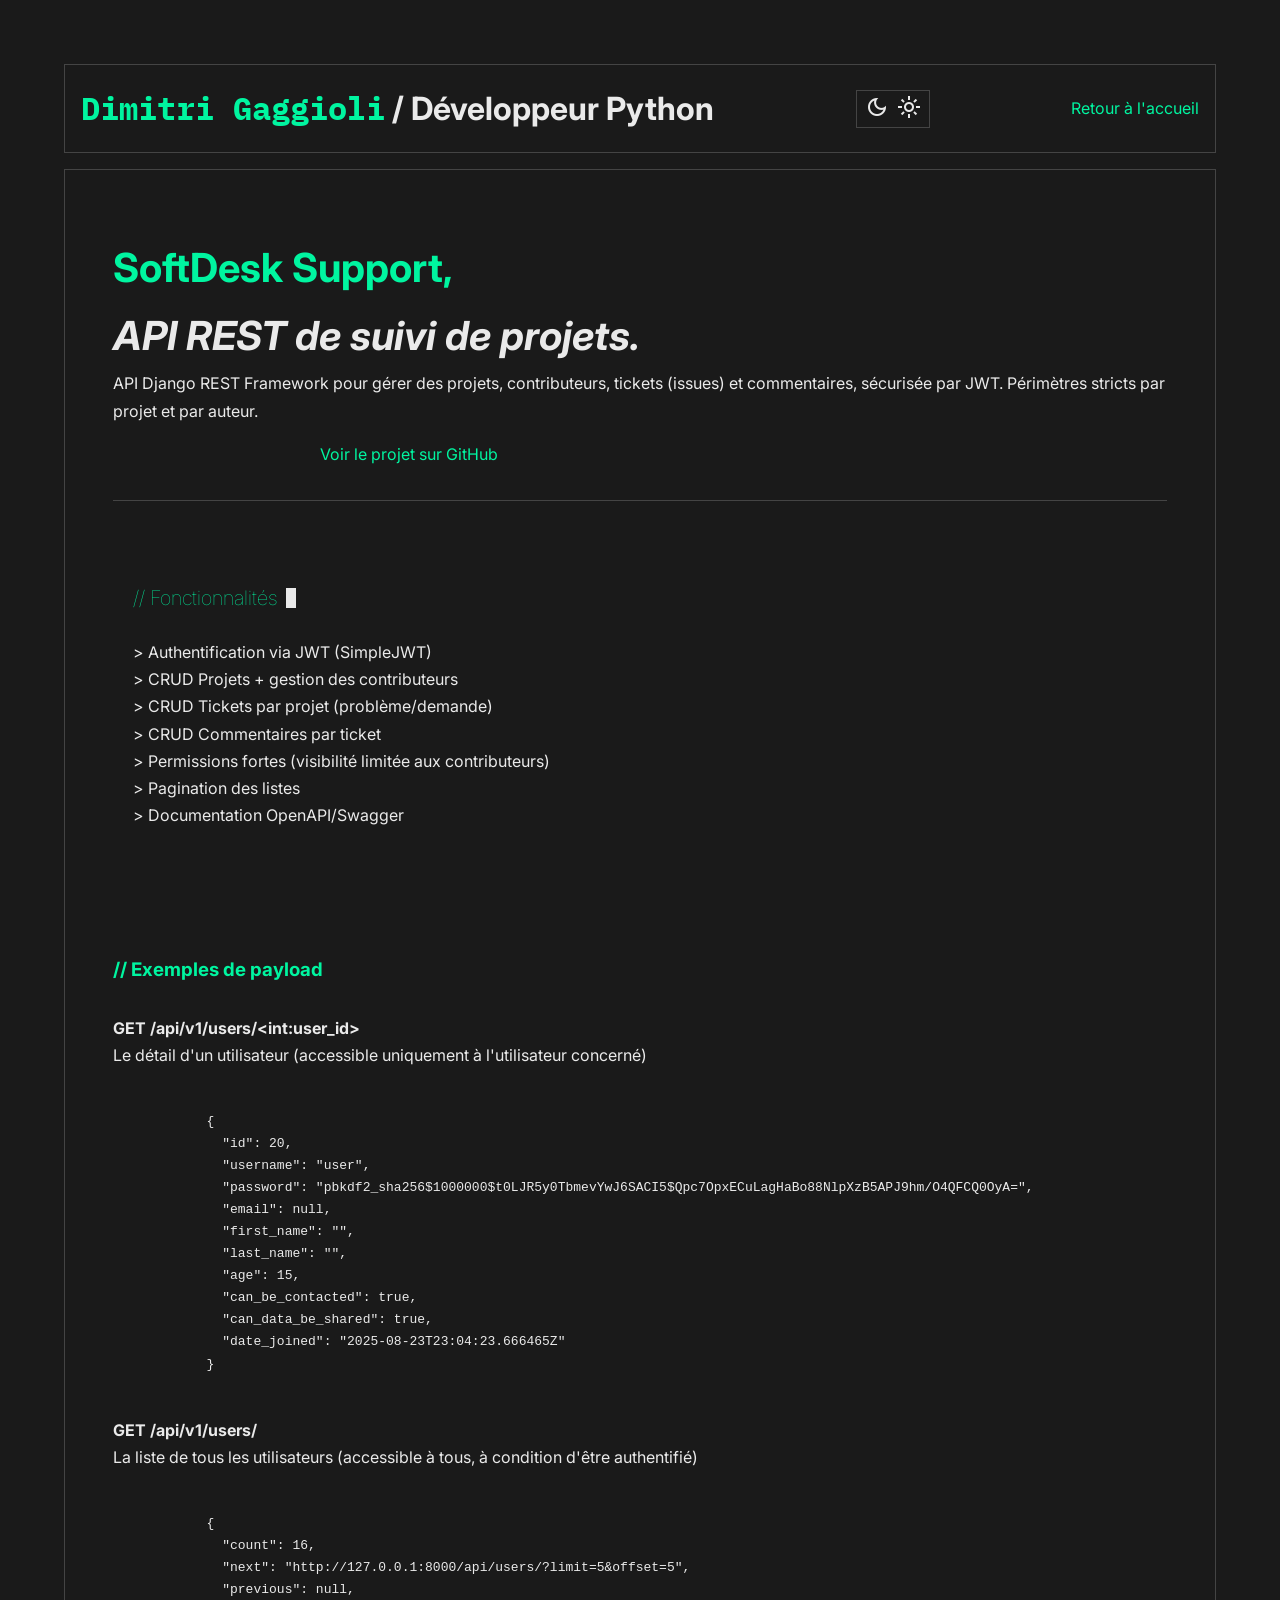
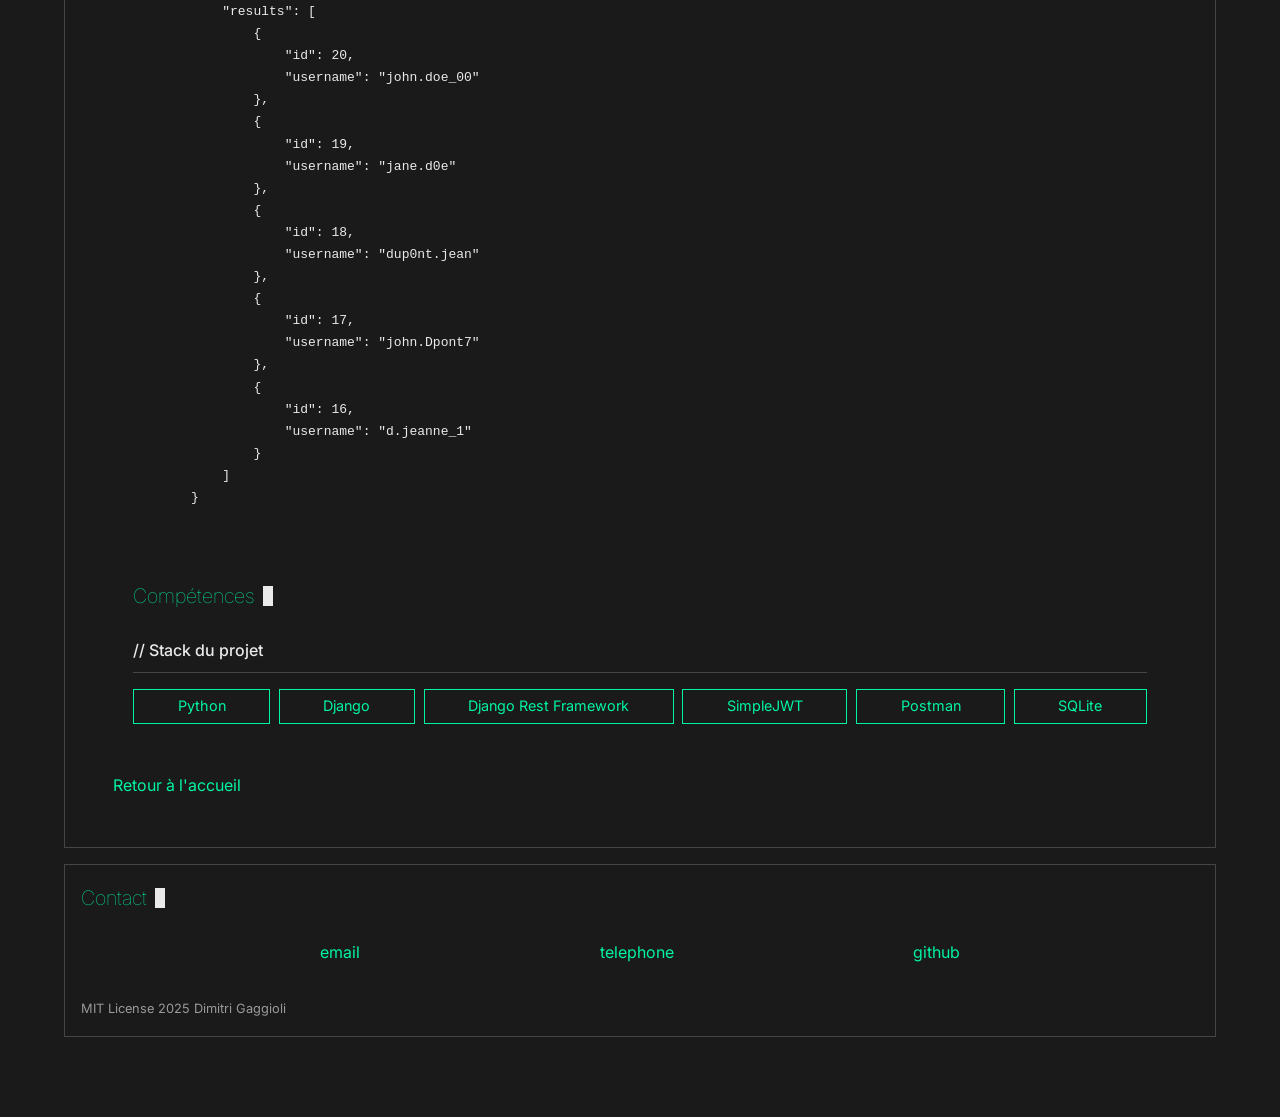
<file: softdesk_support.html>
<!DOCTYPE html>
<html lang="fr">
<head>
  <meta charset="UTF-8">
  <meta name="viewport" content="width=device-width, initial-scale=1.0">
  <title>SoftDesk Support // Dimitri Gaggioli</title>
  <link rel="preconnect" href="https://fonts.googleapis.com">
  <link rel="preconnect" href="https://fonts.gstatic.com" crossorigin>
  <link href="https://fonts.googleapis.com/css2?family=IBM+Plex+Mono:wght@400;500;600&display=swap" rel="stylesheet">
  <link rel="stylesheet" href="https://fonts.googleapis.com/css2?family=Material+Symbols+Outlined:opsz,wght,FILL,GRAD@24,400,0,0"/>
  <link rel="icon" type="image/png" href="flavicon/favicon-96x96.png" sizes="96x96" />
  <link rel="icon" type="image/svg+xml" href="flavicon/favicon.svg" />
  <link rel="shortcut icon" href="flavicon/favicon.ico" />
  <link rel="apple-touch-icon" sizes="180x180" href="flavicon/apple-touch-icon.png" />
  <meta name="apple-mobile-web-app-title" content="dim-gggl" />
  <link rel="manifest" href="flavicon/site.webmanifest" />
  <link rel="stylesheet" href="static/style.css">
</head>
<body class="dark-theme">
  <header class="site-header">
    <div class="header-content">
      <h1><span>Dimitri Gaggioli</span> / Développeur Python</h1>
      <button id="theme-toggle" class="theme-toggle" aria-label="Basculer le thème">
        <span class="material-symbols-outlined icon-dark">dark_mode</span>
        <span class="material-symbols-outlined icon-light">light_mode</span>
      </button>
      <a href="./index.html" class="home-link">Retour à l'accueil</a>
    </div>
  </header>

  <main class="content-wrapper">
    <section class="intro-section">
      <div class="intro-text">
        <h2 class="project-title">SoftDesk Support,<br><em class="project-subtitle">API REST de suivi de projets.</em></h2>
        <p>
          API Django REST Framework pour gérer des projets, contributeurs, tickets (issues) et commentaires,
          sécurisée par JWT. Périmètres stricts par projet et par auteur.
        </p>
        <div class="links-container">
          <a href="https://github.com/dim-gggl/softdesk_support" target="_blank">Voir le projet sur GitHub</a>
        </div>
      </div>
    </section>

    <section id="functionnalities" class="data-section">
      <h2 class="section-title" data-title="// Fonctionnalités"></h2>
      <div id="functionnalities-container">
        <ul>
          <li>> Authentification via JWT (SimpleJWT)</li>
          <li>> CRUD Projets + gestion des contributeurs</li>
          <li>> CRUD Tickets par projet (problème/demande)</li>
          <li>> CRUD Commentaires par ticket</li>
          <li>> Permissions fortes (visibilité limitée aux contributeurs)</li>
          <li>> Pagination des listes</li>
          <li>> Documentation OpenAPI/Swagger</li>
        </ul>
      </div>
    </section>

    <section id="preview-section" class="preview-section">
      <h2 class="preview-title" data-title="Aperçu"></h2>
      <div class="preview-grid">
        <div id="preview-container">
          <h3 class="preview-title">// Exemples de payload</h3>
          <p>
            <strong>GET /api/v1/users/&lt;int:user_id&gt;</strong>
            <br>Le détail d'un utilisateur (accessible uniquement à l'utilisateur concerné)
          </p>
          <pre><code>
            {
              "id": 20,
              "username": "user",
              "password": "pbkdf2_sha256$1000000$t0LJR5y0TbmevYwJ6SACI5$Qpc7OpxECuLagHaBo88NlpXzB5APJ9hm/O4QFCQ0OyA=",
              "email": null,
              "first_name": "",
              "last_name": "",
              "age": 15,
              "can_be_contacted": true,
              "can_data_be_shared": true,
              "date_joined": "2025-08-23T23:04:23.666465Z"
            }
          </code></pre>
          <p>
            <strong>GET /api/v1/users/</strong>
            <br>La liste de tous les utilisateurs (accessible à tous, à condition d'être authentifié)
          </p>
          <pre><code>
            {
              "count": 16,
              "next": "http://127.0.0.1:8000/api/users/?limit=5&amp;offset=5",
              "previous": null,
              "results": [
                  {
                      "id": 20, 
                      "username": "john.doe_00"
                  }, 
                  {
                      "id": 19, 
                      "username": "jane.d0e"
                  }, 
                  {
                      "id": 18, 
                      "username": "dup0nt.jean"
                  }, 
                  {
                      "id": 17, 
                      "username": "john.Dpont7"
                  }, 
                  {
                      "id": 16, 
                      "username": "d.jeanne_1"
                  }
              ]
          }
          </code></pre>
        </div>
      </div>
    </section>

    <!-- Section Stack du projet -->
    <section id="competences" class="data-section">
      <h2 class="section-title" data-title="Compétences"></h2>
      <div class="competences-grid">
          <div id="skills-container">
              <h3>// Stack du projet</h3>
          </div>
      </div>
  </section>

    <a href="./index.html" class="home-link">Retour à l'accueil</a>
  </main>

  <footer class="site-footer">
    <h2 class="section-title" data-title="Contact"></h2>
    <ul id="contact-list"></ul>
    <p class="copyright">MIT License 2025 Dimitri Gaggioli</p>
  </footer>

  <script type="module" src="static/softdesk_support.js"></script>
</body>
</html>
</file>
<file: static/style.css>
@import url('https://fonts.googleapis.com/css2?family=JetBrains+Mono:wght@300;400;500;600&family=Inter:wght@200;300;400;500;600&display=swap');
/* --- VARIABLES & THÈME --- */
:root {
    --font-main: 'Inter', -apple-system, BlinkMacSystemFont, sans-serif;
    --font-mono: 'IBM Plex Mono', monospace;
    
    /* Thème Dark (par défaut) */
    --bg-color: #1A1A1A;
    --text-color: #EAEAEA;
    --accent-color: #00F5A0; /* Un vert menthe vif */
    --border-color: #444444;
    --portrait-border: 1px solid #ebebeb;

    }
    
    body.light-theme {
    /* Thème Light */
    --bg-color: #F5F5F5;
    --text-color: #1A1A1A;
    --accent-color: #FF47A3; /* Un rose vif */
    --border-color: #CCCCCC;
    --portrait-border: 1px solid #171717;
    }
    
    /* --- BASE & RESET --- */
    *, *::before, *::after {
    box-sizing: border-box;
    margin: 0;
    padding: 0;
    }
    
    body {
    font-family: var(--font-main);
    background-color: var(--bg-color);
    color: var(--text-color);
    line-height: 1.7;
    transition: background-color 0.3s ease, color 0.3s ease;
    padding: 1rem;
    }
    
    a {
    color: var(--accent-color);
    text-decoration: none;
    }
    
    a:hover {
    text-decoration: none;
    }
    
    ul {
    list-style: none;
    }
    
    /* --- MISE EN PAGE & HEADER/FOOTER --- */
    .site-header, .site-footer {
    border: 1px solid var(--border-color);
    padding: 1rem;
    margin-bottom: 1rem;
    }
    
    .header-content {
    display: flex;
    justify-content: space-between;
    align-items: center;
    }


    .header-content > h1 > span {
        color: var(--accent-color);
        font-family: var(--font-mono) !important;
    }

    .project-title {
      color: var(--accent-color);
      font-size: 2.5rem !important;
    }

    .project-subtitle {
      color: var(--text-color);
    }
  
    
    #theme-toggle {
    background: none;
    border: 1px solid var(--border-color);
    color: var(--text-color);
    font-family: var(--font-mono);
    padding: 0.25rem 0.5rem;
    cursor: pointer;
    transition: background-color 0.2s ease, color 0.2s ease;
    }

    #theme-toggle:hover {
    background-color: var(--accent-color);
    color: var(--bg-color);
    border-color: var(--accent-color);
    }
    
    .content-wrapper {
    border: 1px solid var(--border-color);
    padding: 1rem;
    }
    
    /* --- SECTIONS --- */
    .data-section {
    padding: 2rem 0;
    }
    
    .section-title {
    font-size: 1.25rem;
    font-weight: 100;
    margin-bottom: 1.5rem;
    display: flex;
    align-items: center;
    color: var(--accent-color);
    }
    .section-title::after {
    content: ' ';
    display: inline-block;
    width: 0.5em;
    height: 1em;
    background-color: var(--text-color);
    margin-left: 0.5rem;
    animation: blink 1s step-end infinite;
    }
    .section-title::before {
    content: attr(data-title);
    }
    
    @keyframes blink {
    from, to { background-color: transparent; }
    50% { background-color: var(--accent-color); }
    }
    
    /* --- INTRO --- */
    .intro-section {
        display: flex;
        gap: 2rem;
        align-items: flex-start;
        padding: 1rem 0 2rem 0;
        border-bottom: 1px solid var(--border-color);
        margin-bottom: 2rem;
    }
    .portrait-container {
        flex-shrink: 0;
    }
    .hero-portrait {
        width: 180px;
        height: 231px;
        border: var(--portrait-border);
        border-radius: 25%;
    }
    .intro-text p {
        margin-bottom: 1rem;
    }
    .intro-text .subline {
        color: var(--text-secondary, #999);
    }
    .links-container {
        display: flex;
        gap: 1rem;
        justify-content: space-between;
        align-items: center;
        margin-top: 1rem;
        max-width: 50vw;
        margin-inline: auto;
    }
    
    /* --- PROJETS (AJUSTEMENT) --- */
    #projects-container .project-item {
    border: 1px solid var(--border-color);
    padding: 1rem;
    margin-bottom: 1rem;
    transition: background-color 0.2s ease;
    }
    #projects-container .project-item:hover {
        background-color: color-mix(in srgb, var(--bg-color) 90%, var(--text-color));
    }
    .project-header {
    display: flex;
    justify-content: space-between;
    flex-wrap: wrap;
    gap: 0.5rem;
    }
    .project-item-title {
    font-weight: 600;
    font-size: 1.1rem;
    }
    .project-role {
    color: var(--text-secondary, #999);
    }
    .project-intro {
    margin: 0.25rem 0 0.5rem;
    }
    .project-skills {
    font-family: var(--font-mono) !important;
    font-size: 0.9rem;
    opacity: 0.8;
    color: var(--accent-color) !important ;
    text-align: right;
    }
    .project-intro, .project-skills {
        color: var(--text-color);
    }
    
    /* --- PARCOURS & COMPÉTENCES --- */
    .parcours-grid, .competences-grid {
    display: grid;
    grid-template-columns: repeat(auto-fit, minmax(300px, 1fr));
    gap: 2rem;
    }
    .parcours-grid h3, .competences-grid h3 {
    font-size: 1rem;
    font-weight: 500;
    margin-bottom: 1rem;
    border-bottom: 1px solid var(--border-color);
    padding-bottom: 0.5rem;
    }
    #experience-list li, #education-list li {
    margin-bottom: 1rem;
    }
    .career-period, .edu-period {
    font-size: 0.9rem;
    color: var(--text-secondary, #999);
    }
    .career-title, .edu-title {
    font-weight: 500;
    }
    .career-details {
    list-style-type: '>';
    padding-left: 1rem;
    font-size: 0.9rem;
    opacity: 0.8;
    }
    
    /* --- COMPÉTENCES (AJUSTEMENT) --- */
    #skills-container ul, #stack-container ul {
    display: flex;
    flex-wrap: wrap;
    gap: 0.55rem;
    justify-content: space-between;
    }
    #skills-container ul li, #stack-container ul li {
        border: 1px solid var(--accent-color);
        padding: 0.25rem 0.75rem;
        font-size: 0.9rem;
        flex-grow: 1;
        text-align: center;
    }

    #stack-container {
      max-width: 33vw;
      /* margin-inline: auto; */
    }
    
    .table-scroll {
      width: 100%; /* fixe  ou responsif ; adapte la borne haute */
      overflow-x: auto;
      overflow-y: hidden;
      border: 1px solid var(--accent-color);
      border-radius: 8px;
      -webkit-overflow-scrolling: touch; /* inertie iOS */
      padding: 1rem;
    }

    .table-scroll > table {
      border-collapse: collapse;
      width: max-content;        /* s’adapte au contenu */
      min-width: 100%;           /* ne rétrécit pas sous la largeur du conteneur */
    }

    .table-scroll th,
    .table-scroll td {
      white-space: nowrap;
      padding: 8px 12px;
      border-bottom: 1px solid #f1f5f9;
    }

    .table-scroll td.desc {
      white-space: normal;       /* réactive les retours à la ligne pour CETTE colonne */
      max-width: 60ch;           /* borne la largeur visuelle si tu le souhaites */
    }

    /* --- FOOTER --- */
    .site-footer {
    margin-top: 1rem;
    }
    #contact-list {
    display: flex;
    flex-wrap: wrap;
    margin-top: 1rem;
    justify-content: space-evenly;
    }
    .copyright {
    margin-top: 2rem;
    font-size: 0.8rem;
    color: var(--text-secondary, #999);
    }
    .preview-title {
      color: var(--accent-color) !important;
    }
    .preview-image, .preview-image-link {
        max-width: 100%;
        margin: 0 auto;
        border: 1px solid var(--accent-color);
        border-radius: 10px;
    }

    .epic-events-image {
      background-color: transparent;
    }

    body.light-theme .epic-events-image {
      background-color: #1a1a1a;
    }

    div#preview-container {
      display: flex;
      flex-direction: column;
      justify-content: space-around;
      align-content: space-around;
      margin-top: 5vh;
      gap: 1.5vw;
  }


/* style1.css | file:///Users/dim-gggl/~/Dev%20Tools/portfolio/static/style1.css */


  @media screen and (max-width: 768px) {
    .content-wrapper {
        max-width: 100vw;
    }
  .intro-section {
    align-items: center;
    max-width: 100vw;
    flex-direction: column;
  }
}




/* style.css | file:///Users/dim-gggl/~/Dev%20Tools/portfolio/static/style.css */

body {
    /* padding: 1rem; */
    padding: 4rem;
  }
  
  .content-wrapper {
    /* padding: 1rem; */
    padding: 3rem;
  }
  
  .data-section {
    /* padding: 2rem 0; */
    padding: 3rem 20px;
  }

  

/* style.css | file:///Users/dim-gggl/~/Dev%20Tools/portfolio/static/style.css */

#projects-container .project-item {
  /* margin-bottom: 4rem; */
  margin-bottom: 0.385rem;
}

/* Inline | file:///Users/dim-gggl/~/Dev%20Tools/portfolio/index.html */

#projects-container, ::before, ::after {
  padding-top: 0rem;
}

.preview-title {
  margin: 2rem 0 0.6rem 0;
}

.skill-link-container {
  border: 0.4px solid var(--accent-color);
  padding: 0.25rem 0.75rem;
  font-size: 0.9rem;
  flex-grow: 1;
  text-align: center;
}

.skill-link-container:hover {
  background-color: var(--accent-color);
}

.skill-link-container:hover .skill-link {
  color: var(--bg-color);
  text-decoration: none;
}

/* --- Responsive (Téléphone) --- */
@media (max-width: 600px) {
    html, body { overflow-x: hidden; }
    body { padding: 1rem; }
    .content-wrapper { padding: 1rem; }
    .data-section { padding: 1.5rem 0; }

    .header-content { flex-wrap: wrap; gap: 0.5rem; }
    .header-content > h1 { font-size: clamp(1.05rem, 5vw, 1.25rem); line-height: 1.2; margin: 0; }
    #theme-toggle { padding: 0.25rem 0.5rem; }

    .intro-section { gap: 1rem; }
    .hero-portrait { width: 128px; height: auto; border-radius: 20%; }

    .section-title { font-size: 1.1rem; }
    #projects-container h3 { margin: 1.25rem 0 0.5rem 0; }
    #projects-container .project-item { padding: 0.85rem; }
    .project-item-title { font-size: 1rem; }
    .project-intro { font-size: 0.95rem; }
    .project-skills { font-size: 0.85rem; }

    .parcours-grid, .competences-grid { grid-template-columns: 1fr; }
    #skills-container ul { gap: 0.5rem; }
    #skills-container ul li { font-size: 0.85rem; padding: 0.25rem 0.6rem; }

    #contact-list { gap: 1rem; }
    #stack-container { max-width: 100%; }
}

@media (max-width: 380px) {
    body { padding: 0.75rem; }
    .content-wrapper { padding: 0.75rem; }
    .data-section { padding: 1.25rem 0; }
    .hero-portrait { width: 104px; }
    .section-title { font-size: 1rem; }
}
</file>
